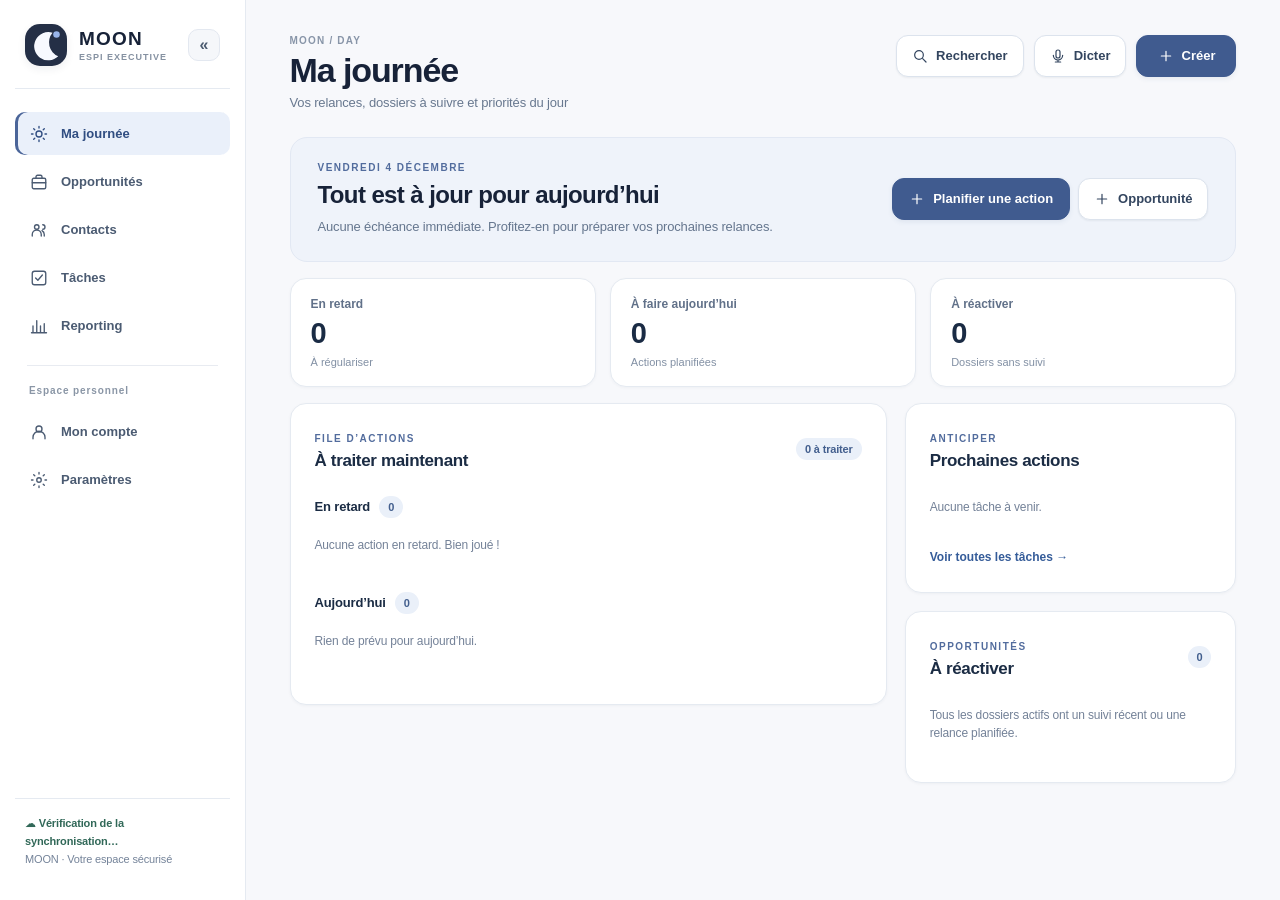
<file: tests/ui-fixture.html>
<!doctype html>
<html lang="fr" data-theme="light">
<head>
 <meta charset="utf-8">
 <meta name="viewport" content="width=device-width, initial-scale=1">
 <title>MOON — Vérification visuelle sans données réelles</title>
 <link rel="stylesheet" href="../styles.css">
 <link rel="stylesheet" href="../ux-overhaul.css">
 <link rel="stylesheet" href="../moon-2026.css">
 <script>
  // Isolated demonstration: never connect to production, Supabase or visitor services.
  window.MOON_CLOUD={
    isAuthenticated:()=>true, refreshStatus:()=>{},canReload:()=>true,
    settingsHtml:()=>'<section class="panel"><div class="section-heading"><div><div class="eyebrow">IDENTITÉ ET SYNCHRONISATION</div><h2>Votre compte MOON</h2></div></div><div class="account-identity"><span class="account-avatar">✦</span><div><span class="subtle">Adresse de connexion</span><strong>exemple@domaine.fr</strong></div><span class="account-connected">● Connecté</span></div><div class="sync-overview"><span>État de la synchronisation</span><strong data-state="synced">Synchronisé</strong><small>Vos changements sont envoyés automatiquement.</small></div><div class="actions account-primary-actions"><button class="btn primary" type="button">Synchroniser maintenant</button><button class="btn" type="button">Vérifier le cloud</button><button class="btn danger" type="button">Se déconnecter</button></div></section>'
  };
 </script>
 <script defer src="../app.js"></script>
 <script defer src="../ux-overhaul.js"></script>
</head>
<body>
 <div id="app"></div>
 <dialog id="modal"></dialog>
 <dialog id="voice-modal"></dialog>
 <div id="moon-update" hidden></div>
 <div id="toast" hidden></div>
 <input id="file-import" type="file" hidden>
</body>
</html>
</file>
<file: styles.css>
:root{color-scheme:dark;font-family:Inter,ui-sans-serif,system-ui,-apple-system,"Segoe UI",sans-serif;background:#0c1020;color:#f0f2fa;font-synthesis:none}
*{box-sizing:border-box}body{margin:0;min-height:100vh}button,input,select,textarea{font:inherit}
button{cursor:pointer}a{color:#bfb4ff}button:focus-visible,input:focus-visible,select:focus-visible,textarea:focus-visible{outline:2px solid #ad9fff;outline-offset:2px}
.shell{display:grid;grid-template-columns:238px minmax(0,1fr);min-height:100vh}
.sidebar{background:#10152a;border-right:1px solid #28304a;padding:28px 16px;display:flex;flex-direction:column;gap:16px}
.brand{display:flex;align-items:center;gap:12px;padding:0 12px 19px;border-bottom:1px solid #28304a}
.brand-symbol{display:grid;place-items:center;background:linear-gradient(135deg,#8d73ff,#5444b0);border-radius:13px;width:42px;height:42px;font-size:25px}
.brand strong{font-size:22px;letter-spacing:2px}.brand small{display:block;color:#91a0bd;font-size:10px;letter-spacing:1.3px;text-transform:uppercase;margin-top:2px}
nav{display:grid;gap:5px}.nav-button{border:0;background:transparent;color:#a6b0cb;text-align:left;border-radius:10px;padding:13px 14px;font-size:14px;font-weight:600;display:flex;align-items:center;gap:12px;width:100%}
.nav-button:hover{background:#1a2441;color:white}.nav-button.active{background:#29274d;color:#fff}.nav-ico{font-size:18px;width:21px;text-align:center}
.sidebar-bottom{margin-top:auto;border-top:1px solid #2d344f;padding:15px 10px;color:#8490b0;font-size:12px;line-height:1.6}
.main{min-width:0;padding:30px clamp(16px,3.2vw,48px) 64px;max-width:1650px;width:100%;margin:auto}
.topbar{display:flex;align-items:flex-start;justify-content:space-between;gap:20px;margin-bottom:27px}
.eyebrow{color:#8d9ab7;text-transform:uppercase;font-size:11px;letter-spacing:1.8px;font-weight:800}
h1{font-size:29px;letter-spacing:-.8px;margin:7px 0 8px}h2{font-size:19px;margin:0}h3{font-size:15px;margin:0}p{line-height:1.5}.subtle{color:#98a5c1;font-size:13px}.actions{display:flex;gap:9px;flex-wrap:wrap;align-items:center}
.btn{border:1px solid #3d4662;background:#202940;color:#eef0fd;border-radius:10px;padding:10px 14px;font-size:13px;font-weight:700;min-height:40px}
.btn:hover{background:#303955}.btn.primary{background:#7864e8;color:#fff;border-color:#8671f5}.btn.primary:hover{background:#907bfa}.btn.danger{color:#ffadbb;border-color:#704251}.btn.small{min-height:32px;padding:7px 9px;font-size:12px}.btn.ghost{background:transparent;border-color:transparent;color:#a8b7d9}
.panel{border:1px solid #303952;background:#151c30;border-radius:16px;padding:20px;min-width:0}.grid-metrics{display:grid;grid-template-columns:repeat(4,minmax(0,1fr));gap:14px;margin:17px 0 22px}
.metric{background:#171f36;border:1px solid #303b59;border-radius:15px;padding:20px}.metric .label{font-size:12px;color:#a0abc4;display:flex;align-items:center;justify-content:space-between;gap:8px}
.metric .number{font-size:clamp(19px,2vw,28px);letter-spacing:-.6px;font-weight:800;margin:14px 0 9px;word-break:break-word}
.metric .foot{font-size:12px;color:#9eabc5}.metric .good{color:#81dac0}.metric .bad{color:#ffa8b4}
.filters{display:flex;gap:9px;flex-wrap:wrap;align-items:center;margin:12px 0 22px}
.field{padding:10px 12px;min-height:40px;background:#11192c;color:#f6f6fd;border:1px solid #3b4563;border-radius:9px;font-size:13px;max-width:100%}
.field::placeholder{color:#7d8ca9}.field.search{min-width:250px;flex:1}
.row{display:flex;align-items:center;justify-content:space-between;gap:10px;flex-wrap:wrap}.stack{display:grid;gap:12px}.muted{color:#99a8c3}.badge{display:inline-flex;align-items:center;border-radius:99px;padding:5px 10px;background:#293451;color:#d8def4;font-size:11px;font-weight:800}
.badge.late{background:#522b3c;color:#ffb6c5}.badge.today{background:#463d2b;color:#ffdc9f}.badge.won{background:#224b44;color:#a1edce}.badge.lost{background:#4d2e3b;color:#ffb4c3}
.table-wrap{overflow-x:auto}.data-table{border-collapse:collapse;width:100%;font-size:13px}.data-table th{text-align:left;color:#98a7c4;font-weight:700;font-size:12px;border-bottom:1px solid #39435c;padding:12px;white-space:nowrap}.data-table td{padding:15px 12px;border-bottom:1px solid #2b354f;vertical-align:middle}.data-table tbody tr:hover{background:#1d2840}.data-table td button{white-space:nowrap}
.person{font-weight:800;color:#f0f0fc}.person small{font-weight:500;color:#99a7c3;display:block;margin-top:5px}
.board{display:flex;gap:13px;overflow-x:auto;padding-bottom:18px;align-items:stretch}.lane{flex:0 0 250px;background:#121a2d;border:1px solid #2b3550;border-radius:15px;min-height:330px;padding:13px}.lane-header{display:flex;justify-content:space-between;align-items:center;margin-bottom:13px;gap:8px}.lane-title{font-weight:800;font-size:13px}.lane .amount{font-size:11px;color:#99a6c0;margin-bottom:10px}.op-card{border-radius:12px;background:#222b45;border:1px solid #384563;padding:14px;margin-bottom:10px;cursor:grab}.op-card:hover{border-color:#9382ff}.op-card:active{cursor:grabbing}.op-card .head{font-weight:800;font-size:13px}.op-card p{font-size:12px;color:#a7b2cd;margin:7px 0}.op-card .bottom{display:flex;justify-content:space-between;align-items:center;font-size:12px;color:#cbd3e9;margin-top:11px}.lane.over{border-color:#9a8cff;background:#211f41}
.task-item{display:flex;align-items:center;gap:12px;padding:13px 0;border-bottom:1px solid #2c3551}.task-item:last-child{border-bottom:0}.task-item.done .task-title{text-decoration:line-through;color:#8290ab}.task-check{width:20px;height:20px;accent-color:#8b74f1;cursor:pointer}.task-content{flex:1;min-width:0}.task-title{font-size:13px;font-weight:800}.task-meta{color:#93a2bf;font-size:12px;margin-top:5px}.task-actions{display:flex;gap:7px}
.empty{text-align:center;padding:44px 20px;color:#a1adca}.empty strong{display:block;color:#e1e6f5;font-size:17px;margin-bottom:6px}.empty p{font-size:13px;margin:5px 0 18px}
.split{display:grid;grid-template-columns:1.6fr 1fr;gap:15px}.kpi-line{display:flex;gap:10px;justify-content:space-between;border-bottom:1px solid #303952;padding:12px 0;font-size:13px}.kpi-line:last-child{border:0}
dialog{border:1px solid #434f72;background:#151b30;color:#f1f2ff;border-radius:19px;max-width:min(760px,96vw);width:100%;max-height:min(92vh,1000px);padding:0;box-shadow:0 30px 90px #0009}
dialog::backdrop{background:#080a17d9}dialog .dialog-head{padding:22px 25px;border-bottom:1px solid #303b59;display:flex;align-items:center;justify-content:space-between;gap:10px}
dialog .dialog-body{padding:22px 25px;max-height:calc(92vh - 85px);overflow-y:auto}dialog h2{font-size:19px}dialog h3{margin:20px 0 10px}dialog form .form-grid{display:grid;grid-template-columns:repeat(2,minmax(0,1fr));gap:13px}
dialog label{display:grid;gap:7px;font-size:12px;color:#b4bfda;font-weight:700}.wide{grid-column:1/-1}
dialog textarea{min-height:83px;resize:vertical}.form-footer{display:flex;align-items:center;justify-content:space-between;gap:10px;flex-wrap:wrap;margin-top:24px}
.timeline{border-left:2px solid #514b83;margin-left:8px;padding-left:20px}.timeline-item{position:relative;padding-bottom:15px;font-size:13px}.timeline-item::before{content:"";position:absolute;left:-26px;top:5px;border:3px solid #7166db;background:#171e33;width:9px;height:9px;border-radius:50%}.timeline-meta{color:#94a4c1;font-size:11px}.timeline-item p{margin:5px 0;white-space:pre-line}
.notice{position:fixed;bottom:20px;right:20px;z-index:20;background:#233e39;color:#bff5df;border:1px solid #467969;box-shadow:0 9px 35px #0008;border-radius:12px;padding:13px 18px;font-size:13px;font-weight:700;max-width:420px}
.help{padding:13px;background:#292742;color:#d6d0ff;border-radius:10px;font-size:12px;margin:12px 0;line-height:1.55}
@media(max-width:1080px){.grid-metrics{grid-template-columns:repeat(2,minmax(0,1fr))}.split{grid-template-columns:1fr}}
@media(max-width:720px){.shell{display:block}.sidebar{position:sticky;top:0;z-index:4;padding:9px 12px;display:flex;flex-direction:row;align-items:center;gap:8px;overflow-x:auto}.brand{padding:0;border:0;flex-shrink:0}.brand-symbol{width:31px;height:31px;font-size:20px}.brand strong{font-size:16px}.brand small,.sidebar-bottom{display:none}.sidebar nav{display:flex;white-space:nowrap;gap:2px}.nav-button{padding:9px;font-size:11px;gap:5px;width:auto}.nav-ico{font-size:13px;width:auto}.main{padding:18px 14px 55px}.topbar{display:block}.topbar .actions{margin-top:14px}.grid-metrics{gap:8px}.metric{padding:13px}.metric .number{font-size:19px}.filters{gap:6px}.field.search{min-width:100%;width:100%}dialog .dialog-body{padding:15px}dialog .dialog-head{padding:16px}dialog form .form-grid{grid-template-columns:1fr}.task-item{align-items:flex-start}.task-actions{flex-direction:column}}


/* Commercial daily workspace */
.day-workspace{display:grid;gap:18px}
.day-hero{display:flex;justify-content:space-between;align-items:center;gap:22px;background:linear-gradient(115deg,#242447,#1a2441 65%,#17253d);border:1px solid #414569;border-radius:19px;padding:27px 30px}
.day-kicker{text-transform:uppercase;letter-spacing:1.5px;color:#aaa9df;font-size:10px;font-weight:800}
.day-hero h2{font-size:24px;letter-spacing:-.6px;margin:8px 0}
.day-hero p{font-size:13px;color:#b9c4df;margin:0;max-width:560px}
.day-hero-actions{display:flex;gap:8px;flex-wrap:wrap}
.day-summary{display:grid;grid-template-columns:repeat(3,minmax(0,1fr));gap:12px}
.day-stat{text-align:left;background:#151c30;border:1px solid #303952;border-radius:14px;padding:18px 20px;color:inherit;display:grid;gap:6px;transition:border-color .15s,transform .15s}
.day-stat:hover{border-color:#8d7bec;transform:translateY(-1px)}
.day-stat span{font-size:12px;color:#b5bfd8;font-weight:700}
.day-stat strong{font-size:29px;letter-spacing:-.7px}
.day-stat small{font-size:11px;color:#8495b8}
.day-columns{display:grid;grid-template-columns:minmax(0,1.8fr) minmax(265px,1fr);gap:16px;align-items:start}
.day-primary,.day-secondary{min-width:0}.day-secondary{display:grid;gap:16px}
.day-panel{background:#151c30;border:1px solid #303952;border-radius:17px;padding:21px;min-width:0}
.day-panel-head{display:flex;justify-content:space-between;align-items:center;gap:12px;margin-bottom:17px}
.day-panel-head h2{font-size:17px;margin-top:5px}
.day-pill,.day-count{background:#292b4c;color:#d5ceff;padding:5px 9px;border-radius:20px;font-size:11px;font-weight:800}
.day-section+.day-section,.day-section:not(:first-child){border-top:1px solid #303952}
.day-section{padding:8px 0 14px}.day-section-head{margin:0 0 8px}.day-section-head h3{display:flex;align-items:center;gap:9px;font-size:13px}
.day-action{display:flex;align-items:center;gap:12px;padding:14px 4px;border-bottom:1px solid #29334a}
.day-action:last-child{border-bottom:0}.day-action-main{min-width:0;flex:1}
.day-action-main strong{font-size:13px;display:block;overflow-wrap:anywhere}
.day-action-meta{font-size:11px;color:#99a9c8;margin-top:5px;line-height:1.5}
.day-avatar{display:grid;place-items:center;flex:0 0 34px;height:34px;border-radius:11px;background:#35315e;color:#d9d2ff;font-weight:800}
.day-empty{font-size:12px;color:#9faccc;padding:10px 0 16px;margin:0}
.day-next{display:grid;gap:5px;width:100%;text-align:left;background:transparent;border:0;border-bottom:1px solid #2b3550;color:#f0f2fa;padding:12px 2px}
.day-next:hover{color:#b9adff}.day-next span,.day-next small{font-size:11px;color:#9eacc9}.day-next strong{font-size:13px}
.day-text-link{background:none;border:0;color:#b6a8ff;font-size:12px;font-weight:700;margin-top:14px;padding:4px 0}
#day-overdue,#day-today,#day-dormant{scroll-margin-top:90px}
@media(max-width:1080px){.day-columns{grid-template-columns:1fr}.day-secondary{grid-template-columns:repeat(2,minmax(0,1fr))}}
@media(max-width:720px){.day-hero{display:block;padding:20px}.day-hero h2{font-size:20px}.day-hero-actions{margin-top:18px}.day-summary{gap:7px}.day-stat{padding:12px 10px}.day-stat strong{font-size:23px}.day-stat span{font-size:11px}.day-stat small{font-size:10px}.day-secondary{grid-template-columns:1fr}.day-panel{padding:16px}.day-action{gap:8px}.day-action .btn{padding:7px 9px}.day-hero-actions .btn{flex:1}}

/* Authentification obligatoire : aucune interface CRM avant la session */
body.moon-locked #app,body.moon-locked #modal,body.moon-locked #voice-modal,body.moon-locked #toast{display:none!important}
#auth-root[hidden]{display:none!important}
#auth-root{min-height:100vh;display:grid;place-items:center;padding:24px;background:radial-gradient(circle at 50% 0%,#26254b,#0c1020 65%)}
.auth-card{width:min(100%,440px);background:#151c30;border:1px solid #38415c;border-radius:23px;padding:38px;box-shadow:0 24px 80px #0005}
.auth-brand{display:flex;align-items:center;gap:13px;font-weight:800;font-size:22px;letter-spacing:2px}
.auth-card h1{font-size:27px;line-height:1.2;margin:32px 0 10px}.auth-card p{color:#b5c0d9;font-size:14px}
.auth-card form{display:grid;gap:15px;margin:27px 0 16px}.auth-card label{display:grid;gap:9px;font-size:12px;color:#b6c1da;font-weight:700}
.auth-card .field{width:100%;font-size:15px;padding:14px;min-height:49px}.auth-card .btn.primary{min-height:49px;font-size:14px}
.auth-card .otp-code{font-size:25px;letter-spacing:9px;text-align:center;font-variant-numeric:tabular-nums}
.auth-card small{color:#8896b2;font-size:11px;line-height:1.6;display:block}
.auth-notice{color:#a6e6cf!important}.auth-error{color:#ffb4c3!important}
@media(max-width:520px){.auth-card{padding:25px 21px;border-radius:17px}.auth-card h1{font-size:23px}}

/* Account and settings: clear separation, accessible sync state */
.nav-divider{height:1px;background:#303952;margin:14px 10px 12px}
.nav-group-label{padding:4px 13px 9px;color:#7f8fab;font-size:10px;font-weight:800;letter-spacing:1.4px}
.account-layout,.settings-layout{display:grid;grid-template-columns:minmax(0,1.5fr) minmax(260px,.85fr);gap:18px;align-items:start}
.account-layout .panel,.settings-layout .panel{min-width:0}
.section-heading{display:flex;align-items:center;justify-content:space-between;gap:16px;margin-bottom:18px}
.section-heading h2{font-size:19px;margin-top:6px}
.settings-icon{display:grid;place-items:center;width:43px;height:43px;flex:0 0 43px;border:1px solid #4a4574;background:#282747;border-radius:13px;color:#c4baff;font-size:22px}
.account-identity{display:flex;align-items:center;gap:14px;background:#1c253d;border:1px solid #34415d;border-radius:15px;padding:17px;margin:18px 0}
.account-avatar{display:grid;place-items:center;width:45px;height:45px;flex:0 0 45px;border-radius:13px;background:#39315e;color:#d5c9ff;font-size:23px}
.account-identity>div{min-width:0;flex:1;display:grid;gap:4px}.account-identity strong{font-size:14px;overflow-wrap:anywhere}
.account-connected{white-space:nowrap;color:#9be1c5;font-size:11px;font-weight:800}
.sync-overview{border:1px solid #3c4b6a;background:#1a263e;border-radius:15px;padding:18px;display:grid;gap:7px;margin:16px 0}
.sync-overview>span{font-size:12px;color:#a7b5d2}.sync-overview strong{font-size:18px;color:#a8e9ce}
.sync-overview strong[data-state="error"],.sync-overview strong[data-state="conflict"]{color:#ffb5bd}
.sync-overview strong[data-state="pending"],.sync-overview strong[data-state="saving"]{color:#e6d4a0}
.sync-overview small{color:#9caecc;line-height:1.5}
.account-primary-actions{display:flex;flex-wrap:wrap;margin:20px 0;gap:9px}
.account-advanced{border-top:1px solid #303952;padding-top:18px;margin-top:17px}
.account-advanced summary{cursor:pointer;color:#bfb5ff;font-size:13px;font-weight:750}
.account-advanced .actions{margin-top:16px}.account-advanced p{margin-top:12px}
.account-steps{display:grid;gap:17px;margin:23px 0}
.account-steps>div{display:flex;gap:13px;align-items:flex-start;font-size:13px;color:#c1cce1;line-height:1.6}
.account-steps strong{color:#c4b7ff;background:#292844;border-radius:9px;padding:5px 8px}
.settings-tip{padding:15px 0;color:#aebcda;font-size:13px;line-height:1.6}
.inline-link{border:0;background:transparent;color:#c4b7ff;text-decoration:underline;cursor:pointer;font:inherit;padding:0}
#sidebar-sync-state{font-size:11px;color:#b9e2d2}
@media(max-width:1100px){.account-layout,.settings-layout{grid-template-columns:1fr}}
@media(max-width:720px){.nav-divider{width:1px;height:26px;margin:0 8px;flex:0 0 1px}.nav-group-label{display:none}.account-identity{flex-wrap:wrap}.account-connected{margin-left:58px}.account-primary-actions .btn{flex:1}.section-heading h2{font-size:17px}}

/* Financial KPI drill-down: readable, keyboard-accessible and responsive. */
button.metric-action{appearance:none;width:100%;color:inherit;font:inherit;text-align:left;cursor:pointer;transition:border-color .16s ease,background .16s ease,transform .16s ease}
button.metric-action:hover{background:#1e2944;border-color:#827ae8;transform:translateY(-1px)}
button.metric-action:focus-visible,.revenue-category-row:focus-visible{outline:3px solid #a69cff;outline-offset:3px}
button.metric-action:active{transform:none}
.revenue-category-row{appearance:none;width:100%;font:inherit;color:inherit;text-align:left;cursor:pointer;border:0;border-bottom:1px solid #2b354f;background:transparent;border-radius:7px;padding:13px 9px}
.revenue-category-row:hover{background:#202c46}
.revenue-category-row .task-content{flex:1;min-width:0}
.revenue-category-row>strong{white-space:nowrap}
.revenue-category-row>strong span{font-weight:500;color:#a99bf9;margin-left:6px}
.revenue-summary{display:flex;justify-content:space-between;align-items:center;gap:16px;padding:18px;background:#1c2842;border:1px solid #35476b;border-radius:13px}
.revenue-summary strong{display:block;font-size:clamp(22px,3vw,30px);margin-top:6px;font-variant-numeric:tabular-nums}
.revenue-explanation{margin:15px 0}
.revenue-table{max-height:60vh;overflow:auto}
.revenue-table .data-table{font-size:12px}
.revenue-table .data-table td,.revenue-table .data-table th{padding:11px 9px}
.revenue-table .data-table td:nth-last-child(2){white-space:nowrap}
.revenue-footer{display:flex;justify-content:flex-end;margin-top:20px}
@media(max-width:720px){.revenue-summary{padding:14px}.revenue-category-row{padding:12px 7px}.revenue-table{max-height:56vh}}

/* Opportunity list and detailed workspace */
.opportunity-filter-row{display:flex;gap:12px;align-items:end;flex-wrap:wrap}
.opportunity-filter-row label{display:grid;gap:5px;font-size:12px}
.table-sort{border:0;background:transparent;color:inherit;font-weight:700;white-space:nowrap;padding:6px 2px;cursor:pointer}
.table-sort:hover{color:#bfb4ff}.table-sort span{color:#a99bfa}
.opportunity-detail-head{display:flex;justify-content:space-between;align-items:center;gap:16px;margin:0 0 22px}
.opportunity-detail-head h2{font-size:clamp(22px,3vw,32px);margin:14px 0 5px}
.opportunity-detail-actions{display:flex;align-items:center;gap:12px;flex-wrap:wrap}
.opportunity-detail-layout{display:grid;grid-template-columns:minmax(0,1.7fr) minmax(270px,1fr);gap:18px;align-items:start}
.opportunity-detail-primary,.opportunity-detail-aside{display:grid;gap:18px;min-width:0}
.opportunity-timeline{border-color:#685cb0}
.opportunity-timeline .timeline{margin-top:22px}
.opportunity-timeline form{margin-top:20px;padding:18px;background:#151e35;border-radius:12px;border:1px solid #344160}
.opportunity-timeline form>label{display:grid;gap:8px;margin-top:12px}
.opportunity-timeline textarea{width:100%}
.detail-fields{display:grid;gap:12px;margin:18px 0}
.detail-fields>div{display:flex;justify-content:space-between;align-items:baseline;gap:12px;padding-bottom:10px;border-bottom:1px solid #303a55;color:#aab5d0}
.detail-fields strong{color:#f0f2fa;text-align:right;overflow-wrap:anywhere}
.detail-note{white-space:pre-wrap;overflow-wrap:anywhere;border-top:1px solid #303a55;padding-top:14px}
.detail-task{display:flex;align-items:center;gap:10px;padding:12px 0;border-bottom:1px solid #303a55;flex-wrap:wrap}
.detail-task .subtle{margin-left:auto}
.detail-suggestion{padding:14px;margin:16px 0;border:1px solid #6b5bb5;border-radius:10px}
.moon-update:not([hidden]){position:fixed;bottom:20px;right:20px;z-index:9999;display:flex;align-items:center;gap:15px;max-width:min(620px,calc(100vw - 28px));padding:16px;background:#202b46;color:#fff;border:1px solid #8975ed;border-radius:14px;box-shadow:0 16px 60px #0008}
.moon-update p{margin:5px 0 0;font-size:12px;color:#bac4df}
.moon-update button{flex-shrink:0}
@media(max-width:920px){.opportunity-detail-layout{grid-template-columns:1fr}.opportunity-detail-head{align-items:start}}
@media(max-width:600px){.opportunity-detail-head{flex-direction:column}.moon-update:not([hidden]){left:12px;right:12px;bottom:12px;flex-wrap:wrap}.moon-update>div{flex-basis:100%}.opportunity-filter-row{width:100%}.opportunity-filter-row label{flex:1;min-width:125px}}

/* Collapsible navigation */
.shell.sidebar-collapsed{grid-template-columns:78px minmax(0,1fr)}
.sidebar-collapsed .sidebar{padding-inline:10px}
.sidebar-collapsed .brand{flex-direction:column;gap:12px;padding-inline:0}
.sidebar-collapsed .brand-text,.sidebar-collapsed .nav-label,.sidebar-collapsed .nav-group-label,.sidebar-collapsed .sidebar-bottom{display:none}
.sidebar-collapsed .nav-button{justify-content:center;padding:12px 6px}
.sidebar-collapsed .nav-ico{width:auto}
.sidebar-toggle{margin-left:auto;border:1px solid #434d69;border-radius:9px;background:#202940;color:#e5e9fa;min-width:32px;min-height:32px;font-weight:800}
.sidebar-collapsed .sidebar-toggle{margin-left:0}
.theme-options{display:flex;gap:10px;flex-wrap:wrap;margin-top:18px}
@media(max-width:720px){
 .shell.sidebar-collapsed{display:block}
 .sidebar-toggle{flex-shrink:0;margin-left:0}
 .sidebar-collapsed .sidebar{padding:9px 12px}
 .sidebar-collapsed .brand{flex-direction:row}
 .sidebar-collapsed .sidebar nav{display:none}
 .sidebar-collapsed .sidebar .brand-text{display:block}
 .sidebar-collapsed .sidebar-bottom{display:none}
}
/* Semantic colors for a high-contrast light appearance. System follows OS preference. */
@media(prefers-color-scheme:light){
 html:not([data-theme="dark"]){color-scheme:light}
 html:not([data-theme="dark"]) body{background:#f5f7fc;color:#17233b}
}
html[data-theme="light"]{color-scheme:light}
html[data-theme="light"] body{background:#f5f7fc;color:#17233b}

html[data-theme="light"],html[data-theme="system"]{--moon-light:#f5f7fc}

:root{--ui-page:#0c1020;--ui-panel:#151c30;--ui-panel-alt:#171f36;--ui-side:#10152a;--ui-field:#11192c;--ui-text:#f0f2fa;--ui-muted:#aebbd4;--ui-border:#303952;--ui-button:#202940;--ui-hover:#283552}
html[data-theme="light"]{--ui-page:#f5f7fc;--ui-panel:#fff;--ui-panel-alt:#f0f3fa;--ui-side:#eaf0fb;--ui-field:#fff;--ui-text:#17233b;--ui-muted:#4b5a73;--ui-border:#cbd5e4;--ui-button:#e8eef9;--ui-hover:#dce6f6}

html[data-theme="light"] body{background:var(--ui-page);color:var(--ui-text)}
html[data-theme="light"] .sidebar{background:var(--ui-side);border-color:var(--ui-border)}
html[data-theme="light"] .brand,html[data-theme="light"] .sidebar-bottom{border-color:var(--ui-border)}
html[data-theme="light"] .brand small,html[data-theme="light"] .eyebrow,html[data-theme="light"] .subtle,html[data-theme="light"] .muted,html[data-theme="light"] .metric .label,html[data-theme="light"] .metric .foot{color:var(--ui-muted)}
html[data-theme="light"] .nav-button{color:#34445f}
html[data-theme="light"] .nav-button:hover{background:#dce5f7;color:#14213b}
html[data-theme="light"] .nav-button.active{background:#ded8ff;color:#30216e}
html[data-theme="light"] .panel,html[data-theme="light"] .metric,html[data-theme="light"] .lane,html[data-theme="light"] .op-card,html[data-theme="light"] .task-card,html[data-theme="light"] .account-card{background:var(--ui-panel);border-color:var(--ui-border);color:var(--ui-text)}
html[data-theme="light"] .metric{background:var(--ui-panel-alt)}
html[data-theme="light"] .btn:not(.primary){background:var(--ui-button);color:#25334d;border-color:#bac8db}
html[data-theme="light"] .btn:not(.primary):hover{background:var(--ui-hover)}
html[data-theme="light"] .sidebar-toggle{background:var(--ui-button);color:var(--ui-text);border-color:var(--ui-border)}
html[data-theme="light"] .field,html[data-theme="light"] input,html[data-theme="light"] textarea,html[data-theme="light"] select{background:var(--ui-field);color:var(--ui-text);border-color:#aab8cd}
html[data-theme="light"] .field::placeholder{color:#64748b}
html[data-theme="light"] .data-table th,html[data-theme="light"] .person small{color:#50607b;border-color:var(--ui-border)}
html[data-theme="light"] .data-table td{border-color:var(--ui-border)}
html[data-theme="light"] .data-table tbody tr:hover{background:#eef2fa}
html[data-theme="light"] .person,html[data-theme="light"] .detail-fields strong{color:var(--ui-text)}
html[data-theme="light"] .detail-fields>div,html[data-theme="light"] .detail-note,html[data-theme="light"] .detail-task{color:#4d5d77;border-color:var(--ui-border)}
html[data-theme="light"] .opportunity-timeline form{background:#f1f4fb;border-color:var(--ui-border)}
html[data-theme="light"] .timeline-item{border-color:var(--ui-border)}
html[data-theme="light"] .badge{background:#e5eafb;color:#344460}
html[data-theme="light"] .badge.won{background:#d5f2e4;color:#126342}
html[data-theme="light"] .badge.lost{background:#ffe0e6;color:#922c45}
html[data-theme="light"] .badge.late{background:#ffe0e6;color:#922c45}
html[data-theme="light"] .badge.today{background:#fff0cc;color:#765100}
html[data-theme="light"] .metric .good{color:#176c50}
html[data-theme="light"] .metric .bad{color:#a8324b}
html[data-theme="light"] .moon-update:not([hidden]){background:#fff;color:#17233b;border-color:#7864e8;box-shadow:0 14px 42px #19264233}
html[data-theme="light"] .moon-update p{color:#52617a}
html[data-theme="light"] dialog{background:#fff;color:#17233b;border-color:#cbd5e4}
html[data-theme="light"] .dialog-body,html[data-theme="light"] .dialog-head{background:#fff;color:#17233b}
html[data-theme="light"] a{color:#4e39b6}
@media(prefers-color-scheme:light){
html[data-theme="system"] body{background:var(--ui-page);color:var(--ui-text)}
html[data-theme="system"] .sidebar{background:var(--ui-side);border-color:var(--ui-border)}
html[data-theme="system"] .brand,html[data-theme="system"] .sidebar-bottom{border-color:var(--ui-border)}
html[data-theme="system"] .brand small,html[data-theme="system"] .eyebrow,html[data-theme="system"] .subtle,html[data-theme="system"] .muted,html[data-theme="system"] .metric .label,html[data-theme="system"] .metric .foot{color:var(--ui-muted)}
html[data-theme="system"] .nav-button{color:#34445f}
html[data-theme="system"] .nav-button:hover{background:#dce5f7;color:#14213b}
html[data-theme="system"] .nav-button.active{background:#ded8ff;color:#30216e}
html[data-theme="system"] .panel,html[data-theme="system"] .metric,html[data-theme="system"] .lane,html[data-theme="system"] .op-card,html[data-theme="system"] .task-card,html[data-theme="system"] .account-card{background:var(--ui-panel);border-color:var(--ui-border);color:var(--ui-text)}
html[data-theme="system"] .metric{background:var(--ui-panel-alt)}
html[data-theme="system"] .btn:not(.primary){background:var(--ui-button);color:#25334d;border-color:#bac8db}
html[data-theme="system"] .btn:not(.primary):hover{background:var(--ui-hover)}
html[data-theme="system"] .sidebar-toggle{background:var(--ui-button);color:var(--ui-text);border-color:var(--ui-border)}
html[data-theme="system"] .field,html[data-theme="system"] input,html[data-theme="system"] textarea,html[data-theme="system"] select{background:var(--ui-field);color:var(--ui-text);border-color:#aab8cd}
html[data-theme="system"] .field::placeholder{color:#64748b}
html[data-theme="system"] .data-table th,html[data-theme="system"] .person small{color:#50607b;border-color:var(--ui-border)}
html[data-theme="system"] .data-table td{border-color:var(--ui-border)}
html[data-theme="system"] .data-table tbody tr:hover{background:#eef2fa}
html[data-theme="system"] .person,html[data-theme="system"] .detail-fields strong{color:var(--ui-text)}
html[data-theme="system"] .detail-fields>div,html[data-theme="system"] .detail-note,html[data-theme="system"] .detail-task{color:#4d5d77;border-color:var(--ui-border)}
html[data-theme="system"] .opportunity-timeline form{background:#f1f4fb;border-color:var(--ui-border)}
html[data-theme="system"] .timeline-item{border-color:var(--ui-border)}
html[data-theme="system"] .badge{background:#e5eafb;color:#344460}
html[data-theme="system"] .badge.won{background:#d5f2e4;color:#126342}
html[data-theme="system"] .badge.lost{background:#ffe0e6;color:#922c45}
html[data-theme="system"] .badge.late{background:#ffe0e6;color:#922c45}
html[data-theme="system"] .badge.today{background:#fff0cc;color:#765100}
html[data-theme="system"] .metric .good{color:#176c50}
html[data-theme="system"] .metric .bad{color:#a8324b}
html[data-theme="system"] .moon-update:not([hidden]){background:#fff;color:#17233b;border-color:#7864e8;box-shadow:0 14px 42px #19264233}
html[data-theme="system"] .moon-update p{color:#52617a}
html[data-theme="system"] dialog{background:#fff;color:#17233b;border-color:#cbd5e4}
html[data-theme="system"] .dialog-body,html[data-theme="system"] .dialog-head{background:#fff;color:#17233b}
html[data-theme="system"] a{color:#4e39b6}
}

/* Pipeline: bounded columns with deliberate expansion */
.lane-cards{display:flex;flex-direction:column;gap:10px}
.lane-cards .op-card{margin-bottom:0}
.lane-more{width:100%;margin-top:12px;justify-content:center;white-space:normal;min-height:38px}
.op-card[data-action="open-opportunity"]{cursor:pointer}
.op-card[data-action="open-opportunity"]:focus-visible,.lane-more:focus-visible{outline:3px solid #aa9cff;outline-offset:3px}
/* Task form: clear action, relation and notes hierarchy */
.task-form{display:grid;gap:16px}
.task-form-section{padding:17px;border:1px solid #34415f;border-radius:13px;background:#151e34;min-width:0}
.task-form-section h3{font-size:14px;margin:0 0 15px;font-weight:800}
.task-form-section .form-grid{margin:0}
.task-relation-grid{display:grid;grid-template-columns:repeat(2,minmax(0,1fr));gap:13px}
.task-relation-grid label{min-width:0}
.task-relation-help{font-size:12px;line-height:1.5;margin:10px 0 0}
.task-linked-summary{display:flex;flex-direction:column;gap:5px;justify-content:center;padding:12px 14px;border:1px solid #414e6c;border-radius:10px;min-width:0;overflow-wrap:anywhere}
.task-linked-summary span{font-size:12px;color:#aebbd4}
.task-title-label{display:grid;gap:8px}
.task-title-preview{display:block;padding:12px 14px;border-radius:10px;background:#222c46;color:#e9edff;font-weight:700;overflow-wrap:anywhere}
.task-form-section textarea{width:100%;min-height:90px}
.task-form .form-footer{margin-top:0}
html[data-theme="light"] .task-form-section{background:#f4f6fc;border-color:#cbd5e4}
html[data-theme="light"] .task-linked-summary{border-color:#cbd5e4;background:#fff}
html[data-theme="light"] .task-linked-summary span{color:#4b5a73}
html[data-theme="light"] .task-title-preview{background:#e7edfa;color:#17233b}
@media(prefers-color-scheme:light){
html[data-theme="system"] .task-form-section{background:#f4f6fc;border-color:#cbd5e4}
html[data-theme="system"] .task-linked-summary{border-color:#cbd5e4;background:#fff}
html[data-theme="system"] .task-linked-summary span{color:#4b5a73}
html[data-theme="system"] .task-title-preview{background:#e7edfa;color:#17233b}
}
@media(max-width:600px){.task-relation-grid{grid-template-columns:1fr}.task-form-section{padding:13px}}

/* Layout safety: prevent long content from expanding form columns */
#app,#view,.main,.panel,.dialog-body,.form-grid,.form-grid>*,.voice-form-grid>*,.voice-section,.task-form-section{min-width:0}
.field,input,select,textarea{max-width:100%;box-sizing:border-box}
dialog{max-width:min(96vw,780px)}
dialog .dialog-body{overflow-x:hidden}
dialog label{min-width:0;overflow-wrap:anywhere}
dialog input,dialog select,dialog textarea{width:100%;min-width:0}
dialog .form-grid>label{min-width:0}
.voice-confirm{display:grid;gap:14px}
.voice-section{padding:16px;border:1px solid #34415f;border-radius:12px;background:#151e34}
.voice-section h4{font-size:14px;margin:0 0 14px;font-weight:800}
.voice-form-grid{display:grid;grid-template-columns:repeat(2,minmax(0,1fr));gap:14px}
.voice-form-grid label,.voice-contact-choice label{display:grid;gap:7px;min-width:0}
.voice-wide{grid-column:1/-1}
.voice-contact-choice{margin-top:14px;min-width:0}
.voice-extra-fields{display:grid;gap:14px}
.voice-disclaimer{line-height:1.5;margin:0}
#voice-preview{min-width:0}
#voice-modal .dialog-body{max-height:calc(90dvh - 75px);overflow-y:auto;overflow-x:hidden}
#voice-modal .dialog-head{position:sticky;top:0;z-index:2}
#voice-modal textarea{resize:vertical;min-height:88px}
#voice-modal .form-footer{gap:10px}
.status-filter{position:relative}
.status-filter-trigger{white-space:nowrap}
.status-filter-options{position:absolute;z-index:20;top:calc(100% + 7px);left:0;width:min(280px,calc(100vw - 35px));padding:12px;border:1px solid #536081;border-radius:12px;background:#19233b;box-shadow:0 16px 36px #0006}
.status-filter-shortcuts{display:flex;gap:6px;margin-bottom:10px}
.status-filter-option{display:flex;align-items:center;gap:10px;padding:8px 6px;font-size:13px;cursor:pointer;border-radius:7px}
.status-filter-option:hover{background:#2c3753}
.status-filter-option input{width:17px;height:17px;accent-color:#8772ff;flex-shrink:0}
html[data-theme="light"] .voice-section{background:#f4f6fc;border-color:#cbd5e4}
html[data-theme="light"] .status-filter-options{background:#fff;border-color:#cbd5e4;box-shadow:0 16px 36px #14253b33}
html[data-theme="light"] .status-filter-option:hover{background:#e9eef9}
@media(prefers-color-scheme:light){html[data-theme="system"] .voice-section{background:#f4f6fc;border-color:#cbd5e4}html[data-theme="system"] .status-filter-options{background:#fff;border-color:#cbd5e4;box-shadow:0 16px 36px #14253b33}html[data-theme="system"] .status-filter-option:hover{background:#e9eef9}}
@media(max-width:640px){.voice-form-grid{grid-template-columns:1fr}.voice-section{padding:12px}.form-grid{grid-template-columns:1fr}.status-filter-options{left:auto;right:0}#voice-modal .dialog-body{padding:14px}}

/* Discreet, keyboard-accessible exchange editing */
.event-edit-btn{display:inline-flex;align-items:center;justify-content:center;margin-left:9px;width:27px;height:27px;padding:0;border:1px solid transparent;border-radius:7px;background:transparent;color:#aeb9d5;font-size:17px;cursor:pointer;vertical-align:middle}
.event-edit-btn:hover,.event-edit-btn:focus-visible{color:#fff;background:#38446a;border-color:#6c77a0}
.event-edit-btn:focus-visible{outline:2px solid #a18bff;outline-offset:2px}
html[data-theme="light"] .event-edit-btn{color:#53617a}
html[data-theme="light"] .event-edit-btn:hover,html[data-theme="light"] .event-edit-btn:focus-visible{color:#25345b;background:#e4e9fa}
@media(prefers-color-scheme:light){html[data-theme="system"] .event-edit-btn{color:#53617a}html[data-theme="system"] .event-edit-btn:hover{color:#25345b;background:#e4e9fa}}

/* Pipeline: equal-height columns, each with its own vertical scroll */
.board{align-items:stretch;overflow-x:auto;overflow-y:hidden;max-width:100%;padding-bottom:12px}
.board .lane{display:flex;flex-direction:column;min-height:0;height:clamp(420px,calc(100dvh - 230px),760px);overflow:hidden}
.board .lane-header,.board .lane>.amount{flex-shrink:0}
.board .lane-cards{flex:1 1 auto;min-height:0;overflow-y:auto;overflow-x:hidden;overscroll-behavior-y:contain;scrollbar-width:thin;scrollbar-color:#67739a transparent;padding-right:5px;padding-bottom:10px}
.board .lane-cards .op-card{flex:0 0 auto}
.board .lane-cards:focus-visible{outline:2px solid #a18bff;outline-offset:-2px}
@media(max-width:700px){.board .lane{height:clamp(360px,calc(100dvh - 195px),650px)}}

/* Viewport-sized workspaces: only the data region scrolls, not the whole page. */
@media(min-width:721px){
 .shell:has(.workspace-main){height:100dvh;min-height:0;overflow:hidden}
 .shell:has(.workspace-main) .sidebar{min-height:0;overflow-y:auto}
 .workspace-main{display:flex;flex-direction:column;min-height:0;max-height:100dvh;overflow:hidden;padding-bottom:18px}
 .workspace-main>.topbar,.workspace-main>.filters{flex:0 0 auto}
 .workspace-view{flex:1 1 auto;min-height:0;min-width:0;overflow-y:auto;overflow-x:hidden;overscroll-behavior-y:contain;scrollbar-width:thin;scrollbar-color:#67739a transparent;padding-right:5px;padding-bottom:12px}
 .workspace-opportunities,.workspace-contacts,.workspace-tasks{display:flex;flex-direction:column}
 .workspace-opportunities>.panel,.workspace-contacts>.panel,.workspace-tasks>.panel{display:flex;flex-direction:column;flex:1 1 auto;min-height:0}
 .workspace-opportunities .table-wrap,.workspace-contacts .table-wrap{flex:1 1 auto;min-height:0;overflow:auto;overscroll-behavior:contain;scrollbar-width:thin}
 .workspace-opportunities .data-table thead th,.workspace-contacts .data-table thead th{position:sticky;top:0;z-index:2;background:#151c30;box-shadow:0 1px 0 #39435c}
 .workspace-tasks .panel>.stack{flex:1 1 auto;min-height:0;overflow-y:auto;overscroll-behavior-y:contain;padding-right:5px;scrollbar-width:thin}
 .workspace-reporting{overflow-y:auto}
 html[data-theme="light"] .workspace-opportunities .data-table thead th,html[data-theme="light"] .workspace-contacts .data-table thead th{background:#fff}
}
@media(min-width:721px) and (prefers-color-scheme:light){
 html[data-theme="system"] .workspace-opportunities .data-table thead th,html[data-theme="system"] .workspace-contacts .data-table thead th{background:#fff}
}
/* Small screens retain native page scrolling for touch and accessibility. */
@media(max-width:720px){.workspace-view,.workspace-main{overflow:visible;max-height:none}.workspace-opportunities .table-wrap,.workspace-contacts .table-wrap{overflow-x:auto}}

/* Secure link visitors: preserve existing views, never expose editing controls. */
body.moon-visitor [data-action^="new-"],
body.moon-visitor [data-action^="save-"],
body.moon-visitor [data-action^="delete-"],
body.moon-visitor [data-action^="import-"],
body.moon-visitor [data-action^="export-"],
body.moon-visitor [data-action="copy-report"],
body.moon-visitor [data-action="apply-stage-suggestion"],
body.moon-visitor [data-action="edit-exchange"],
body.moon-visitor [data-action="voice-open"],
body.moon-visitor #interaction-form,
body.moon-visitor .opportunity-detail-actions [data-action="edit-opportunity"]{display:none!important}
body.moon-visitor .task-check{cursor:default;opacity:.8}
.visitor-pill{display:inline-flex;align-items:center;gap:5px;border:1px solid #655b93;border-radius:30px;padding:8px 11px;color:#cfbfff;background:rgba(123,99,218,.12);font-size:12px;font-weight:800;white-space:nowrap}
.visitor-status-bar{display:flex;justify-content:space-between;gap:12px;flex-wrap:wrap;margin:-9px 0 15px;color:#9faed1;font-size:11px}
.visitor-status-bar #visitor-live-status{color:#b8abff;font-weight:800}
.visitor-management{margin-top:16px}
.visitor-create{display:flex;align-items:end;gap:12px;flex-wrap:wrap;margin:20px 0}
.visitor-create label{flex:1 1 220px;min-width:0}
.visitor-create .btn{flex-shrink:0}
.visitor-created{padding:16px;border-radius:13px;border:1px solid #655b93;background:rgba(120,98,214,.1);margin:12px 0 22px}
.visitor-created p{margin:9px 0}
.visitor-url{display:flex;gap:8px;align-items:center}
.visitor-url .field{min-width:0;flex:1 1 auto}
.visitor-link-row{display:flex;align-items:center;justify-content:space-between;gap:15px;padding:12px 0;border-bottom:1px solid #343e57}
.visitor-link-row>div{display:flex;flex-direction:column;min-width:0;gap:4px;overflow-wrap:anywhere}
.visitor-link-row small{color:#9ba9c4}
.visitor-link-row .btn{flex-shrink:0}
.visitor-note{padding:12px 0;overflow-wrap:anywhere}
.visitor-note p{white-space:pre-wrap}
.visitor-details .detail-fields{margin-bottom:12px}
.visitor-details .btn{margin:8px 8px 0 0}
html[data-theme="light"] .visitor-pill{color:#57409a}
html[data-theme="light"] .visitor-status-bar #visitor-live-status{color:#57409a}
@media(max-width:720px){.visitor-url{flex-wrap:wrap}.visitor-url .btn{width:100%}.visitor-create .btn{width:100%}.visitor-status-bar{margin:2px 0 15px}}

/* Visitor sharing: compact, responsive section-level permissions */
.visitor-permissions{display:grid;gap:10px;margin:12px 0;padding:14px;border:1px solid var(--border,#d9dce4);border-radius:12px}
.visitor-permissions-grid{display:grid;grid-template-columns:repeat(auto-fit,minmax(155px,1fr));gap:9px 14px}
.visitor-permission{display:flex;align-items:center;gap:8px;font-size:.9rem;cursor:pointer}
.visitor-permission input{width:17px;height:17px;accent-color:var(--primary,#5a65bc)}
.visitor-edit-panel{padding:12px 16px 18px;border-bottom:1px solid var(--border,#d9dce4)}
.visitor-edit-panel .btn{margin-right:8px;margin-top:8px}
.visitor-link-row{flex-wrap:wrap;gap:10px}
.visitor-link-row small{display:block;overflow-wrap:anywhere}
@media(max-width:600px){.visitor-permissions-grid{grid-template-columns:1fr 1fr}.visitor-link-row .actions{flex-wrap:wrap}}


/* MOON — activity goals in Reporting */
.moon-goals{margin-bottom:22px}
.moon-goals-head{display:flex;justify-content:space-between;align-items:flex-start;gap:12px;margin-bottom:15px}
.moon-goals-head h2{margin:0}
.moon-goals-head p{margin:6px 0 0}
.moon-goals-grid{display:grid;grid-template-columns:repeat(4,minmax(0,1fr));gap:12px}
.moon-goal-card{display:flex;flex-direction:column;align-items:stretch;text-align:left;gap:12px;min-width:0;padding:17px;border-radius:13px;border:1px solid var(--border,#35425e);background:var(--surface-raised,#1b263c);color:inherit}
.moon-goal-card:hover,.moon-goal-card:focus-visible{border-color:#8575e9}
.moon-goal-label{font-size:12px;font-weight:700;min-height:30px;color:inherit}
.moon-goal-value{font-size:clamp(21px,2.1vw,28px);font-weight:800;font-variant-numeric:tabular-nums}
.moon-goal-value small{font-size:13px;font-weight:500;color:var(--text-muted,#9daaca)}
.moon-goal-track{display:block;height:7px;background:var(--border,#35425e);border-radius:20px;overflow:hidden}
.moon-goal-track span{display:block;height:100%;background:#61b59a;border-radius:20px}
.moon-goal-foot{font-size:11px;color:var(--text-muted,#a6b3cc)}
.moon-goal-config,.moon-goal-detail{display:grid;gap:14px}
.moon-goal-field{display:flex!important;flex-direction:row;align-items:center;justify-content:space-between;gap:14px}
.moon-goal-field span{flex:1}
.moon-goal-number{width:100px;text-align:right}
.moon-month-buttons{display:grid;grid-template-columns:repeat(6,1fr);gap:7px;margin-top:12px}
.moon-goal-add{display:grid;grid-template-columns:1fr 1fr;gap:12px}
.moon-goal-log{display:flex;justify-content:space-between;align-items:center;gap:14px;padding:11px 0;border-bottom:1px solid var(--border,#35425e)}
.moon-goal-log small{color:var(--text-muted,#a6b3cc)}
@media(max-width:1100px){.moon-goals-grid{grid-template-columns:repeat(2,minmax(0,1fr))}}
@media(max-width:480px){.moon-goals-grid{gap:8px}.moon-goal-card{padding:12px;gap:9px}.moon-month-buttons{grid-template-columns:repeat(4,1fr)}.moon-goal-add{grid-template-columns:1fr}.moon-goal-value{font-size:22px}}
</file>
<file: ux-overhaul.css>
/* MOON UX evolution — navigation, responsive layout and quick access */
:root{--ux-accent:#9787f7;--ux-outline:#3a4664}
.sidebar{padding:22px 13px;gap:21px}
.sidebar nav{gap:5px}
.sidebar .nav-button{border-radius:12px;padding:12px 13px;transition:background .15s ease,color .15s ease}
.sidebar .nav-button.active{background:#34345d;box-shadow:inset 3px 0 #a89aff}
.sidebar .nav-button:not(.active):hover{background:#26304b}
.main{padding-top:28px}
.topbar{margin-bottom:20px}
.topbar h1{font-size:clamp(24px,2.5vw,33px);letter-spacing:-.9px}
.topbar .actions{justify-content:flex-end}
.ux-search{background:transparent;color:inherit}
.ux-create{white-space:nowrap;min-width:100px}
.ux-view-picker{display:flex;gap:7px;align-items:center;flex-wrap:wrap}
.ux-view-picker .btn{white-space:nowrap}
#view>.board + .ux-view-picker{margin-top:12px}
#view>.ux-view-picker{margin:0 0 16px}
.panel{border-radius:17px}
.field:focus{border-color:#9a88f5}
.ux-search-dialog{display:grid;gap:13px}
.ux-search-dialog label{font-weight:700}
.ux-search-dialog input{min-height:49px;width:100%;font-size:15px}
.ux-results{display:grid;gap:7px;max-height:57vh;overflow:auto}
.ux-result,.ux-create-option{width:100%;border:1px solid #394561;border-radius:13px;background:#1b253d;color:inherit;text-align:left;display:flex;flex-direction:column;gap:5px;padding:15px 17px;transition:border-color .15s ease,background .15s ease}
.ux-result:hover,.ux-create-option:hover{border-color:#9c8bf9;background:#283352}
.ux-result strong,.ux-create-option strong{font-size:14px}
.ux-result small,.ux-create-option small{font-size:12px;color:#a7b4cd}
.ux-create-options{display:grid;grid-template-columns:repeat(2,minmax(0,1fr));gap:12px}
.ux-bottom-nav{display:none}
html[data-theme="light"] .ux-result,html[data-theme="light"] .ux-create-option{background:#fff;border-color:#d8dfea;color:#19253f}
html[data-theme="light"] .ux-result small,html[data-theme="light"] .ux-create-option small{color:#64748b}
html[data-theme="light"] .ux-result:hover,html[data-theme="light"] .ux-create-option:hover{background:#f0edfe;border-color:#9685e8}
@media(max-width:920px){.topbar .actions{justify-content:flex-start}.ux-view-picker{margin-top:8px}}
@media(max-width:720px){
 .sidebar{position:relative;min-height:0;padding:11px 16px!important;overflow:visible!important;box-shadow:none}
 .sidebar nav,.sidebar .sidebar-toggle,.sidebar .sidebar-bottom{display:none!important}
 .sidebar .brand{padding:0!important;border:0!important;flex-direction:row!important}
 .sidebar .brand-text{display:block!important}
 .sidebar .brand-symbol{width:34px;height:34px}
 .main{padding:18px 14px calc(105px + env(safe-area-inset-bottom));}
 .topbar h1{font-size:25px}
 .topbar .actions{display:flex;flex-wrap:nowrap;gap:8px;align-items:stretch}
 .topbar .actions .btn{font-size:12px;min-width:0}
 .topbar .actions .ux-search{margin-right:auto}
 .topbar .actions .ux-create{min-width:90px}
 .ux-bottom-nav{display:flex;position:fixed;bottom:0;left:0;right:0;z-index:13;justify-content:space-around;gap:1px;padding:8px max(8px,env(safe-area-inset-left)) calc(8px + env(safe-area-inset-bottom)) max(8px,env(safe-area-inset-right));background:#121b31;border-top:1px solid #38445e;box-shadow:0 -6px 22px #0003}
 .ux-mobile-item{background:none;color:#aab6d1;border:0;display:flex;flex:1;flex-direction:column;align-items:center;justify-content:center;gap:5px;min-height:49px;border-radius:11px;padding:5px 1px;min-width:0}
 .ux-mobile-item span{font-size:20px;line-height:1}
 .ux-mobile-item small{font-size:10px;white-space:nowrap}
 .ux-mobile-item.active{background:#302d51;color:#e5ddff}
 .ux-create-options{grid-template-columns:1fr}
 .ux-search-dialog input{font-size:16px}
 dialog{max-height:calc(100dvh - 30px)}
 dialog .dialog-body{max-height:calc(100dvh - 112px)}
 .ux-view-picker{width:100%;margin:10px 0}
 .ux-view-picker .btn{flex:1}
 .workspace-main,.workspace-view{max-height:none!important;overflow:visible!important}
 .workspace-contacts .data-table,.workspace-opportunities .data-table{min-width:720px}
 .day-hero{padding:18px}
 .day-columns{grid-template-columns:1fr}
}
html[data-theme="light"] .ux-bottom-nav{background:#fff;border-color:#e0e5ef;box-shadow:0 -6px 18px #101b3114}
html[data-theme="light"] .ux-mobile-item{color:#59667d}
html[data-theme="light"] .ux-mobile-item.active{background:#eeeafa;color:#5949a5}
@media(prefers-reduced-motion:reduce){.ux-result,.ux-create-option,.sidebar .nav-button{transition:none}}

.ux-advanced-fields{grid-column:1/-1;min-width:0;border:1px solid #394761;border-radius:13px;padding:0 14px;margin-top:6px}
.ux-advanced-fields summary{cursor:pointer;font-weight:750;font-size:13px;padding:15px 4px;list-style-position:inside}
.ux-advanced-grid{display:grid;grid-template-columns:repeat(2,minmax(0,1fr));gap:13px;padding:8px 0 17px}
.ux-advanced-grid label{min-width:0}
html[data-theme="light"] .ux-advanced-fields{border-color:#d4dceb}
@media(max-width:720px){
 .ux-advanced-grid{grid-template-columns:1fr}
 .workspace-opportunities .table-wrap,.workspace-contacts .table-wrap{overflow:visible;max-width:100%;width:100%}
 .workspace-opportunities .data-table,.workspace-contacts .data-table{display:block;min-width:0!important;width:100%}
 .workspace-opportunities .data-table thead,.workspace-contacts .data-table thead{display:none}
 .workspace-opportunities .data-table tbody,.workspace-contacts .data-table tbody{display:grid;gap:10px}
 .workspace-opportunities .data-table tbody tr,.workspace-contacts .data-table tbody tr{display:grid;border:1px solid #36415e;border-radius:13px;padding:12px 14px;gap:7px;min-width:0;background:#192238}
 .workspace-opportunities .data-table tbody td,.workspace-contacts .data-table tbody td{display:flex;align-items:baseline;justify-content:space-between;gap:12px;border:0!important;padding:4px 0!important;min-width:0;overflow-wrap:anywhere;text-align:right}
 .workspace-opportunities .data-table tbody td::before,.workspace-contacts .data-table tbody td::before{content:attr(data-label);text-align:left;color:#97a8c4;font-size:11px;font-weight:700;flex:0 0 36%;max-width:36%}
 .workspace-opportunities .data-table tbody td:first-child,.workspace-contacts .data-table tbody td:first-child{font-weight:750}
 html[data-theme="light"] .workspace-opportunities .data-table tbody tr,html[data-theme="light"] .workspace-contacts .data-table tbody tr{background:#fff;border-color:#dbe2eb}
}

/* High-contrast typography for actual dark mode only. */
html[data-theme="dark"] .ux-result,
html[data-theme="dark"] .ux-create-option,
html[data-theme="dark"] .ux-advanced-fields,
html[data-theme="dark"] .ux-advanced-fields summary,
html[data-theme="dark"] .ux-search-dialog label,
html[data-theme="dark"] .ux-bottom-nav .ux-mobile-item.active,
html[data-theme="dark"] .workspace-opportunities .data-table tbody td,
html[data-theme="dark"] .workspace-contacts .data-table tbody td{color:#fff}
html[data-theme="dark"] .ux-result small,
html[data-theme="dark"] .ux-create-option small,
html[data-theme="dark"] .workspace-opportunities .data-table tbody td::before,
html[data-theme="dark"] .workspace-contacts .data-table tbody td::before{color:#e0e6f5}
@media(prefers-color-scheme:dark){
 html[data-theme="system"] .ux-result,
 html[data-theme="system"] .ux-create-option,
 html[data-theme="system"] .ux-advanced-fields,
 html[data-theme="system"] .ux-advanced-fields summary,
 html[data-theme="system"] .ux-search-dialog label,
 html[data-theme="system"] .ux-bottom-nav .ux-mobile-item.active,
 html[data-theme="system"] .workspace-opportunities .data-table tbody td,
 html[data-theme="system"] .workspace-contacts .data-table tbody td{color:#fff}
 html[data-theme="system"] .ux-result small,
 html[data-theme="system"] .ux-create-option small,
 html[data-theme="system"] .workspace-opportunities .data-table tbody td::before,
 html[data-theme="system"] .workspace-contacts .data-table tbody td::before{color:#e0e6f5}
}
@media(prefers-color-scheme:light){
 html[data-theme="system"] .ux-result,html[data-theme="system"] .ux-create-option{background:#fff;border-color:#d8dfea;color:#19253f}
 html[data-theme="system"] .ux-result small,html[data-theme="system"] .ux-create-option small{color:#64748b}
 html[data-theme="system"] .ux-result:hover,html[data-theme="system"] .ux-create-option:hover{background:#f0edfe;border-color:#9685e8}
 html[data-theme="system"] .ux-bottom-nav{background:#fff;border-color:#e0e5ef;box-shadow:0 -6px 18px #101b3114}
 html[data-theme="system"] .ux-mobile-item{color:#59667d}
 html[data-theme="system"] .ux-mobile-item.active{background:#eeeafa;color:#5949a5}
 html[data-theme="system"] .ux-advanced-fields{border-color:#d4dceb}
 @media(max-width:720px){
  html[data-theme="system"] .workspace-opportunities .data-table tbody tr,
  html[data-theme="system"] .workspace-contacts .data-table tbody tr{background:#fff;border-color:#dbe2eb}
 }
}

/* Navigation: explicit contrast for dark/light/automatic modes. */
html[data-theme="dark"] .sidebar{background:#10152a;border-color:#303952}
html[data-theme="dark"] .sidebar .nav-button,
html[data-theme="dark"] .sidebar .nav-button .nav-label,
html[data-theme="dark"] .sidebar .nav-button .nav-ico{color:#fff}
html[data-theme="dark"] .sidebar .nav-button:hover{background:#263454;color:#fff}
html[data-theme="dark"] .sidebar .nav-button.active{background:#403869;color:#fff}
html[data-theme="dark"] .sidebar .brand strong{color:#fff}
html[data-theme="light"] .sidebar .nav-button,
html[data-theme="light"] .sidebar .nav-button .nav-label,
html[data-theme="light"] .sidebar .nav-button .nav-ico{color:#17233b}
html[data-theme="light"] .sidebar .nav-button:hover{background:#dce5f7;color:#17233b}
html[data-theme="light"] .sidebar .nav-button.active{background:#ded8ff;color:#30216e}
html[data-theme="light"] .sidebar .nav-button.active .nav-label,
html[data-theme="light"] .sidebar .nav-button.active .nav-ico{color:#30216e}
html[data-theme="light"] .sidebar .brand strong{color:#17233b}
@media(prefers-color-scheme:dark){
 html[data-theme="system"] .sidebar{background:#10152a;border-color:#303952}
 html[data-theme="system"] .sidebar .nav-button,
 html[data-theme="system"] .sidebar .nav-button .nav-label,
 html[data-theme="system"] .sidebar .nav-button .nav-ico{color:#fff}
 html[data-theme="system"] .sidebar .nav-button:hover{background:#263454;color:#fff}
 html[data-theme="system"] .sidebar .nav-button.active{background:#403869;color:#fff}
 html[data-theme="system"] .sidebar .brand strong{color:#fff}
 html[data-theme="system"] .ux-bottom-nav{background:#121b31;border-color:#38445e}
 html[data-theme="system"] .ux-mobile-item{color:#fff}
 html[data-theme="system"] .ux-mobile-item.active{background:#403869;color:#fff}
}
@media(prefers-color-scheme:light){
 html[data-theme="system"] .sidebar{background:#eaf0fb;border-color:#cbd5e4}
 html[data-theme="system"] .sidebar .nav-button,
 html[data-theme="system"] .sidebar .nav-button .nav-label,
 html[data-theme="system"] .sidebar .nav-button .nav-ico{color:#17233b}
 html[data-theme="system"] .sidebar .nav-button:hover{background:#dce5f7;color:#17233b}
 html[data-theme="system"] .sidebar .nav-button.active{background:#ded8ff;color:#30216e}
 html[data-theme="system"] .sidebar .nav-button.active .nav-label,
 html[data-theme="system"] .sidebar .nav-button.active .nav-ico{color:#30216e}
 html[data-theme="system"] .sidebar .brand strong{color:#17233b}
}
@media(max-width:720px){
 html[data-theme="dark"] .ux-mobile-item{color:#fff}
 html[data-theme="dark"] .ux-mobile-item.active{color:#fff;background:#403869}
}
</file>
<file: moon-2026.css>
/* MOON 2026 — unified light design system. Loaded last to override legacy skins. */
:root,html,html[data-theme="light"],html[data-theme="system"],html[data-theme="dark"]{
 color-scheme:light!important;
 --ui-page:#F7F8FB;--ui-panel:#FFFFFF;--ui-panel-alt:#F5F7FA;--ui-side:#FFFFFF;
 --ui-field:#FFFFFF;--ui-text:#172238;--ui-muted:#66758B;--ui-border:#E5EAF1;
 --ui-button:#FFFFFF;--ui-hover:#F0F3F8;
 --moon-ink:#172238;--moon-secondary:#596A80;--moon-muted:#738197;
 --moon-accent:#485F93;--moon-accent-deep:#344B7C;--moon-accent-soft:#EAF0FA;
 --moon-border:#E5EAF1;--moon-surface:#FFFFFF;--moon-canvas:#F7F8FB;
 font-family:Inter,ui-sans-serif,-apple-system,BlinkMacSystemFont,"Segoe UI",sans-serif;
 background:var(--moon-canvas)!important;color:var(--moon-ink)!important
}
html body,html[data-theme] body{background:#F7F8FB!important;color:#172238!important}
body{letter-spacing:-.01em;-webkit-font-smoothing:antialiased}
button,input,select,textarea{font-family:inherit}
button:focus-visible,a:focus-visible,input:focus-visible,select:focus-visible,textarea:focus-visible,summary:focus-visible{outline:3px solid #8EACDE!important;outline-offset:3px}
a,html[data-theme] a{color:#344F85}
a:hover{text-decoration-color:#344F85}
.shell{grid-template-columns:246px minmax(0,1fr);background:#F7F8FB}
.sidebar,html[data-theme] .sidebar{position:relative;background:#FFFFFF!important;border-right:1px solid #E5EAF1!important;padding:24px 15px 17px!important;gap:23px;box-shadow:none}
.brand,html[data-theme] .brand{gap:12px;padding:0 10px 22px!important;border-bottom:1px solid #E5EAF1!important}
.brand-symbol{background:#242F46 url("./moon-mark.svg") center / cover no-repeat!important;border-radius:15px!important;width:42px;height:42px;box-shadow:0 3px 9px #18253E12;font-size:0!important;overflow:hidden}
.brand-text strong,.sidebar .brand strong,html[data-theme] .sidebar .brand strong{color:#172238!important;font-size:19px;font-weight:800;letter-spacing:1.2px}
.brand-text small,.sidebar .brand small{color:#8591A1!important;letter-spacing:1px;font-size:9px;font-weight:700}
.sidebar nav{gap:5px!important}
.sidebar .nav-button,html[data-theme] .sidebar .nav-button{color:#4B5B72!important;background:transparent!important;border-radius:10px;padding:12px 13px;font-size:13px;font-weight:600;min-height:43px;box-shadow:none!important;transition:background .16s,color .16s}
.sidebar .nav-button .nav-label,.sidebar .nav-button .nav-ico,html[data-theme] .sidebar .nav-button .nav-label,html[data-theme] .sidebar .nav-button .nav-ico{color:inherit!important}
.sidebar .nav-button:hover,html[data-theme] .sidebar .nav-button:hover{background:#F0F3F8!important;color:#24344C!important}
.sidebar .nav-button.active,html[data-theme] .sidebar .nav-button.active{background:#EAF0FA!important;color:#304D81!important;box-shadow:inset 3px 0 #4B6599!important}
.nav-ico{display:grid;place-items:center;flex:0 0 21px;width:21px!important;font-size:0!important}
.nav-ico svg{width:19px;height:19px;stroke:currentColor;fill:none;stroke-width:1.8;stroke-linecap:round;stroke-linejoin:round}
.nav-divider{background:#E8EBF1!important;border-color:#E8EBF1!important;margin:13px 12px 10px}
.nav-group-label{color:#8A96A6!important;font-size:10px;letter-spacing:.9px;padding-left:14px}
.sidebar-bottom,.sidebar .sidebar-bottom{color:#748399!important;border-top:1px solid #E5EAF1!important;font-size:11px;line-height:1.65}
#sidebar-sync-state{color:#316858!important;font-weight:650}
.sidebar-toggle,html[data-theme] .sidebar-toggle{background:#F5F7FA!important;color:#4B5B70!important;border:1px solid #E3E8F0!important;border-radius:10px}
.sidebar-toggle:hover{background:#EAF0FA!important}
.main{max-width:1540px;padding:35px clamp(20px,3.4vw,54px) 66px;background:transparent}
.topbar{gap:22px;margin-bottom:27px}
.topbar h1{font-size:clamp(26px,2.8vw,34px);letter-spacing:-1.1px;font-weight:760;color:#172238;margin:5px 0}
.eyebrow,.topbar .eyebrow{color:#8895A8!important;font-size:10px;font-weight:700;letter-spacing:1.2px}
.subtle,.muted,html[data-theme] .subtle,html[data-theme] .muted{color:#68788F!important}
.topbar .subtle{font-size:13px}
h2,h3,h4{color:#1B2940}
h2{letter-spacing:-.35px}
.btn,html[data-theme] .btn:not(.primary){background:#FFFFFF!important;color:#33455F!important;border:1px solid #DCE3ED!important;border-radius:12px;min-height:42px;font-weight:650;font-size:13px;padding:9px 15px;box-shadow:0 1px 2px #1C2A4010;transition:background .16s,border-color .16s,transform .16s}
.btn:hover,html[data-theme] .btn:not(.primary):hover{background:#F2F5FA!important;border-color:#C2CDDC!important}
.btn.primary,html[data-theme] .btn.primary{background:#405B8F!important;color:#FFFFFF!important;border-color:#405B8F!important;box-shadow:0 2px 5px #405B8F18}
.btn.primary:hover,html[data-theme] .btn.primary:hover{background:#304A7C!important;border-color:#304A7C!important}
.btn.ghost,html[data-theme] .btn.ghost:not(.primary){border-color:transparent!important;background:transparent!important;color:#50627B!important;box-shadow:none}
.btn.danger,html[data-theme] .btn.danger:not(.primary){color:#AC3041!important;background:#FFF8F8!important;border-color:#F0CDD4!important}
.btn:disabled{opacity:.55;cursor:not-allowed}
.topbar .actions{gap:8px;align-items:center}
.ux-search,.topbar .actions .ux-search{background:#FFFFFF!important;color:#34455C!important;border-color:#DCE3ED!important}
.ux-create,.topbar .ux-create{color:#fff!important}
.panel,html[data-theme] .panel,.metric,html[data-theme] .metric,.lane,html[data-theme] .lane,.op-card,html[data-theme] .op-card,.task-card,html[data-theme] .task-card,.account-card,html[data-theme] .account-card{
 background:#FFFFFF!important;color:#172238!important;border:1px solid #E5EAF1!important;border-radius:15px;box-shadow:0 1px 3px #1E2B4010
}
.panel{padding:24px}
.grid-metrics{gap:13px}
.metric,html[data-theme] .metric{background:#FFFFFF!important;padding:20px}
.metric .label,html[data-theme] .metric .label{color:#607087!important;font-weight:650}
.metric .number{color:#172238!important;font-weight:760;letter-spacing:-1px}
.metric .foot,html[data-theme] .metric .foot{color:#718098!important}
.metric .good{color:#207052!important}
.metric .bad{color:#AF4451!important}
.metric-action:hover{background:#F7F9FD!important;border-color:#AAB9CF!important;transform:translateY(-1px)}
.filters{gap:10px;margin:11px 0 22px}
.field,html[data-theme] .field,html[data-theme] input:not([type="checkbox"]):not([type="radio"]),html[data-theme] select,html[data-theme] textarea{
 background:#FFFFFF!important;color:#172238!important;border:1px solid #D7E0EC!important;border-radius:12px;min-height:44px;font-size:14px
}
.field:focus,html[data-theme] .field:focus{border-color:#7795CA!important;box-shadow:0 0 0 3px #E9F0FB}
.field::placeholder,html[data-theme] .field::placeholder{color:#8996A7!important}
input[type="checkbox"]{accent-color:#405B8F}
.badge,html[data-theme] .badge{background:#EEF2F7!important;color:#52627A!important;border:1px solid #E5E9F0;padding:5px 9px;font-weight:700}
.badge.won,html[data-theme] .badge.won{background:#E2F5EA!important;color:#216A48!important;border-color:#C9E8D6}
.badge.lost,html[data-theme] .badge.lost,.badge.late,html[data-theme] .badge.late{background:#FFF0F2!important;color:#A93E53!important;border-color:#F1D6DB}
.badge.today,html[data-theme] .badge.today{background:#FFF5DA!important;color:#8D681A!important;border-color:#F2E6C0}
.table-wrap{border-radius:10px}
.data-table th,html[data-theme] .data-table th{background:#F8FAFC;color:#738095!important;border-bottom:1px solid #E5EAF1;padding:13px 12px;font-weight:650}
.data-table td,html[data-theme] .data-table td{color:#26364D!important;border-bottom:1px solid #E9EDF3;padding:14px 12px}
.data-table tbody tr:hover,html[data-theme] .data-table tbody tr:hover{background:#F5F8FC!important}
.person,.data-table .person,html[data-theme] .person{color:#172238!important}
.person small,html[data-theme] .person small{color:#728198!important}
.table-sort{color:#44566F!important}
.board{gap:13px}
.lane,html[data-theme] .lane{background:#F4F6FA!important;border-color:#E2E8F0!important;box-shadow:none;min-height:280px}
.lane-title{color:#23334B;font-weight:750}
.lane .amount{color:#64738A!important}
.op-card,html[data-theme] .op-card{border-radius:12px;padding:14px;background:#fff!important}
.op-card:hover{border-color:#A1B2CF!important;box-shadow:0 4px 14px #27395413}
.op-card .head{color:#1D2D43}
.op-card p{color:#66768C!important}
.op-card .bottom{color:#43546A!important}
.task-item{border-color:#E8ECF3!important}
.task-title,.task-content strong{color:#1C2B42}
.task-meta,.day-action-meta{color:#697A91!important}
.task-item.done .task-title{color:#8290A0!important}
.empty,.day-empty{color:#748298!important}
.empty strong{color:#27364D!important}
.kpi-line{border-color:#E8ECF2;color:#4C5C73}
.kpi-line strong{color:#1B2B44}
.day-workspace{gap:16px}
.day-hero{background:#EFF3FA!important;color:#172238!important;border:1px solid #E2E8F3!important;border-radius:17px;padding:24px 27px;box-shadow:none}
.day-hero h2,.day-hero strong{color:#172238!important}
.day-hero p{color:#65768E!important}
.day-kicker{color:#526C9D!important;font-size:10px}
.day-summary{gap:12px}
.day-stat,html[data-theme] .day-stat{background:#FFFFFF!important;color:#1B2A41!important;border:1px solid #E5EAF1!important;border-radius:14px;box-shadow:0 1px 3px #1A29410A}
.day-stat strong{color:#1A2B44!important}
.day-stat span{color:#617189!important}
.day-stat small{color:#8290A4!important}
.day-panel{background:#FFFFFF!important;color:#18283F!important;border:1px solid #E5EAF1!important;border-radius:16px;box-shadow:0 1px 3px #1A29410B}
.day-panel h2,.day-panel h3{color:#1B2C44!important}
.day-pill,.day-count{background:#EAF0F9!important;color:#435F8E!important}
.day-action{border-color:#E8ECF2!important}
.day-action-main strong,.day-action-main .day-action-title{color:#1B2940!important}
.day-avatar{background:#E9EEF8!important;color:#426293!important}
.day-next{color:#1E304A!important;border-color:#E7EBF3!important}
.day-next span,.day-next small{color:#748298!important}
.day-text-link,.inline-link,html[data-theme] .inline-link{color:#355C99!important}
.day-hero .btn:not(.primary){background:#FFFFFF!important;color:#304361!important;border-color:#D7E0EB!important}
.day-hero .btn.primary{color:#FFFFFF!important}
dialog,html[data-theme] dialog{background:#FFFFFF!important;color:#172238!important;border:1px solid #DCE4EF!important;border-radius:17px;box-shadow:0 30px 80px #15203928}
dialog .dialog-head,dialog .dialog-body,html[data-theme] .dialog-head,html[data-theme] .dialog-body{background:#FFFFFF!important;color:#172238!important;border-color:#E7ECF2!important}
dialog label{color:#4D5D75!important}
dialog .dialog-head h2{color:#172238}
dialog::backdrop{background:#17223878}
.timeline{border-color:#DCE6F4}
.timeline-item{color:#344660}
.timeline-item::before{background:#FFFFFF;border-color:#7F98C6}
.timeline-meta{color:#718099!important}
.help{background:#EDF3FB!important;color:#425B7F!important}
.notice{background:#E5F5EC!important;color:#225C41!important;border-color:#C7E5D5;box-shadow:0 10px 30px #1529401A}
.settings-icon,.account-avatar{background:#EAF0F9!important;color:#456294!important;border-color:#DAE3F2!important}
.account-steps>div{color:#4D6077!important}
.account-steps strong{background:#EAF0FA!important;color:#395887!important}
.account-advanced summary,.settings-tip{color:#586B84!important}
.sync-overview>span,.sync-overview small{color:#66758C!important}
.sync-overview strong{color:#226C50!important}
.revenue-category-row{color:#273950!important;border-color:#E7ECF3!important}
.revenue-category-row:hover{background:#F5F8FD!important}
.revenue-explanation,.revenue-summary{color:#34455C}
.detail-fields>div,html[data-theme] .detail-fields>div,.detail-note,.detail-task{color:#5F6F86!important;border-color:#E7ECF2!important}
.detail-fields strong{color:#1B2C44!important}
.opportunity-timeline form{background:#F8FAFD!important;border-color:#E3EAF3!important}
.status-filter-options{background:#FFFFFF!important;border:1px solid #DAE3EE!important;color:#20324A!important;box-shadow:0 10px 35px #22344C16}
.status-filter-option{color:#344862!important}
.status-filter-option:hover{background:#F0F4FA!important}
.task-form-section,.voice-section{background:#F8FAFD!important;border-color:#E4EAF2!important;color:#25364B!important}
.task-linked-summary{background:#FFFFFF!important;border-color:#DFE6F0!important}
.task-linked-summary span{color:#62738A!important}
.task-title-preview{background:#ECF2FA!important;color:#203A63!important}
.ux-result,.ux-create-option,html[data-theme] .ux-result,html[data-theme] .ux-create-option{background:#FFFFFF!important;color:#1C2D44!important;border:1px solid #E2E8F0!important;border-radius:12px}
.ux-result:hover,.ux-create-option:hover{background:#F3F7FC!important;border-color:#AABBD4!important}
.ux-result small,.ux-create-option small,html[data-theme] .ux-result small,html[data-theme] .ux-create-option small{color:#687A91!important}
.ux-search-dialog label{color:#455870!important}
.ux-advanced-fields{border-color:#E3E9F2!important;color:#263B57!important}
.ux-advanced-fields summary{color:#344D71!important}
.ux-view-picker{gap:6px}
.ux-view-picker .btn.primary{background:#EAF0FA!important;color:#2F4E83!important;border-color:#C6D5E9!important;box-shadow:none}
.ux-view-picker .btn{box-shadow:none}
.ux-bottom-nav,html[data-theme] .ux-bottom-nav{background:#FFFFFF!important;border-color:#E2E8F0!important;box-shadow:0 -5px 22px #13213B12}
.ux-mobile-item,html[data-theme] .ux-mobile-item{color:#53657E!important}
.ux-mobile-item.active,html[data-theme] .ux-mobile-item.active{color:#34558E!important;background:#EAF0FA!important}
.ux-mobile-item svg{width:19px;height:19px;stroke:currentColor;fill:none;stroke-width:1.8;stroke-linecap:round;stroke-linejoin:round}
.auth-card,html[data-theme] .auth-card{background:#FFFFFF!important;color:#172238!important;border:1px solid #E2E8F0!important;border-radius:19px;box-shadow:0 16px 60px #1D2B4010}
.auth-card h1{color:#1D2A3F}
.auth-card p,.auth-card small,.auth-card label{color:#68788F!important}
.auth-brand{color:#1B2B43!important;font-weight:800}
.auth-brand::before{content:"";display:inline-block;vertical-align:middle;width:34px;height:34px;margin-right:10px;background:url("./moon-mark.svg") center/contain no-repeat}
.moon-update:not([hidden]){background:#FFFFFF!important;color:#1F3049!important;border-color:#DCE5F0!important}
.moon-update p{color:#66788F!important}
.visitor-pill,.visitor-status-bar{background:#EFF4FB!important;color:#395F92!important;border-color:#DEE8F4!important}
.visitor-note,.visitor-edit-panel,.visitor-link-row{color:#344660!important}
.moon-goal-card,.moon-goal-config,.moon-goal-detail{background:#FFFFFF!important;color:#23334B!important;border-color:#E1E7F0!important}
.moon-goal-label,.moon-goal-foot{color:#65758A!important}
.moon-goal-value{color:#213550!important}
.moon-goal-track{background:#EAF0F8!important}
@media(max-width:1080px){.main{padding-inline:24px}.grid-metrics{gap:10px}}
@media(max-width:720px){
 .shell{display:block}
 .sidebar,html[data-theme] .sidebar{background:#FFFFFF!important;padding:11px 16px!important;border-bottom:1px solid #E5EAF1!important}
 .sidebar .brand{border-bottom:0!important;padding:0!important}
 .brand-symbol{width:34px;height:34px;border-radius:11px!important}
 .main{padding:20px 15px calc(105px + env(safe-area-inset-bottom))}
 .topbar{margin-bottom:20px}
 .topbar h1{font-size:26px}
 .topbar .actions{gap:7px;flex-wrap:wrap}
 .topbar .actions .btn{font-size:12px}
 .day-hero{padding:20px}
 .day-summary{gap:9px}
 .day-panel{padding:16px}
 .panel{padding:16px}
 .ux-create-options{grid-template-columns:1fr}
 .workspace-opportunities .data-table tbody tr,.workspace-contacts .data-table tbody tr{background:#FFFFFF!important;border:1px solid #E2E8F0!important;box-shadow:0 1px 3px #1E2D4210}
 .workspace-opportunities .data-table tbody td,.workspace-contacts .data-table tbody td{color:#273950!important}
 .workspace-opportunities .data-table tbody td::before,.workspace-contacts .data-table tbody td::before{color:#718198!important}
}
@media(prefers-reduced-motion:reduce){*,*::before,*::after{animation-duration:.01ms!important;transition-duration:.01ms!important;scroll-behavior:auto!important}}

/* Account screen: eliminate legacy navy surfaces and restore readable text. */
.account-identity,
html[data-theme="light"] .account-identity{
 background:#F5F8FC!important;
 border:1px solid #E0E7F1!important;
 color:#172238!important;
 box-shadow:none!important;
}
.account-identity>div,
.account-identity strong,
html[data-theme="light"] .account-identity strong{
 color:#172238!important;
}
.account-identity .subtle,
.account-identity>div>span{
 color:#60738D!important;
}
.account-identity .account-avatar{
 background:#E5EDF9!important;
 color:#3D5B8D!important;
 border:1px solid #D5E1F2!important;
}
.account-connected,
html[data-theme="light"] .account-connected{
 color:#177451!important;
 background:#E6F5ED!important;
 border:1px solid #C9E8D7!important;
 border-radius:999px;
 padding:6px 10px;
 white-space:nowrap;
}
.sync-overview,
html[data-theme="light"] .sync-overview{
 background:#F5F8FC!important;
 border:1px solid #E0E7F1!important;
 color:#172238!important;
 box-shadow:none!important;
}
.sync-overview>span,
html[data-theme="light"] .sync-overview>span{
 color:#52657F!important;
 font-weight:650;
}
.sync-overview small,
html[data-theme="light"] .sync-overview small{
 color:#63758C!important;
}
.sync-overview strong[data-state="synced"]{
 color:#16724D!important;
}
.sync-overview strong[data-state="pending"],
.sync-overview strong[data-state="saving"]{
 color:#986117!important;
}
.sync-overview strong[data-state="error"],
.sync-overview strong[data-state="conflict"]{
 color:#B02E44!important;
}
.sync-overview strong[data-state="paused"]{
 color:#626F85!important;
}
@media(max-width:720px){
 .account-identity{gap:10px;padding:14px!important}
 .account-connected{margin-left:0!important}
 .sync-overview{padding:15px!important}
}


/* MOON component system v2 — one set of primitives for every workspace.
   This section owns component geometry; legacy styles above own page-specific artwork. */
:root{
 --moon-control-height:44px;
 --moon-button-height:42px;
 --moon-button-small-height:34px;
 --moon-control-radius:12px;
 --moon-card-radius:16px;
 --moon-space-1:6px;
 --moon-space-2:10px;
 --moon-space-3:14px;
 --moon-space-4:20px;
 --moon-section-gap:24px;
 --moon-control-border:#DCE3ED;
 --moon-focus-color:#7695C9;
 --moon-focus-shadow:0 0 0 3px rgba(118,149,201,.17);
}
html[data-theme="light"] :is(.btn,.field,.panel,.metric,.day-stat,.day-panel,.moon-goal-card,.lane,.op-card){box-sizing:border-box}
html[data-theme="light"] .btn{
 display:inline-flex;align-items:center;justify-content:center;
 gap:8px;min-height:var(--moon-button-height);
 padding:9px 16px;border-radius:var(--moon-control-radius);
 line-height:1.25;white-space:normal;vertical-align:middle;text-align:center;
}
html[data-theme="light"] .btn.small{min-height:var(--moon-button-small-height);padding:6px 11px;font-size:12px;border-radius:10px}
html[data-theme="light"] .btn.primary{color:#fff}
html[data-theme="light"] .btn:disabled{opacity:.55;cursor:not-allowed}
html[data-theme="light"] .btn.ghost{box-shadow:none}
html[data-theme="light"] :is(.btn,.field,select,input,textarea,summary,a,button):focus-visible{
 outline:2px solid var(--moon-focus-color);
 outline-offset:2px;
}
html[data-theme="light"] .field:focus-visible{box-shadow:var(--moon-focus-shadow)}
.moon-with-icon{display:inline-flex;align-items:center;justify-content:center;gap:8px}
.moon-action-icon{width:16px;height:16px;flex:0 0 16px;display:inline-grid;place-items:center;line-height:0}
.moon-action-icon svg{width:16px;height:16px;stroke:currentColor;stroke-width:1.8;fill:none;stroke-linecap:round;stroke-linejoin:round}
.moon-icon-only{width:34px;padding:6px}
.moon-filter-bar{
 display:flex;align-items:flex-end;gap:14px;flex-wrap:wrap;
 margin:10px 0 var(--moon-section-gap);
 min-width:0;
}
.moon-filter-group{
 display:flex;flex-direction:column;gap:8px;
 flex:0 1 200px;min-width:160px;max-width:100%;
 font-size:13px;line-height:1.25;
}
.moon-filter-group.moon-filter-date{flex-basis:210px}
.moon-filter-group.moon-filter-period{flex-basis:208px}
.moon-filter-group.moon-filter-tax{flex-basis:175px}
.moon-filter-group.moon-filter-status{flex-basis:170px}
.moon-filter-group.moon-filter-search{flex:1 1 250px;max-width:440px}
.moon-filter-label{color:#5B6C82;font-size:12px;line-height:1.35;font-weight:650;letter-spacing:.01em}
html[data-theme="light"] .moon-filter-group .field{
 display:block;width:100%;min-width:0;max-width:none;
 height:var(--moon-control-height);
 min-height:var(--moon-control-height);
 margin:0;padding:0 14px;
 font-size:14px;font-weight:550;line-height:1.2;
 border-radius:var(--moon-control-radius);
 box-shadow:0 1px 1px #22344C09;
}
html[data-theme="light"] .moon-filter-group select.field{
 appearance:none;-webkit-appearance:none;
 padding-right:38px;
 background-image:url("data:image/svg+xml,%3Csvg xmlns='http://www.w3.org/2000/svg' width='16' height='16' viewBox='0 0 24 24' fill='none' stroke='%235A6C83' stroke-width='1.8' stroke-linecap='round' stroke-linejoin='round'%3E%3Cpath d='m6 9 6 6 6-6'/%3E%3C/svg%3E")!important;
 background-repeat:no-repeat!important;
 background-position:right 13px center!important;
 background-size:16px!important;
}
html[data-theme="light"] .moon-filter-group input[type="date"]{
 min-width:0;
 font-variant-numeric:tabular-nums;
}
.moon-filter-group input[type="date"]::-webkit-calendar-picker-indicator{
 width:17px;height:17px;
 cursor:pointer;opacity:.72;margin:0 0 0 6px;
}
html[data-theme="light"] .field.search{flex:none}
html[data-theme="light"] .filters:empty{display:none}
html[data-theme="light"] .actions,
html[data-theme="light"] .topbar .actions,
html[data-theme="light"] .form-footer{gap:10px;align-items:center}
html[data-theme="light"] .topbar{align-items:flex-start;gap:22px}
html[data-theme="light"] .topbar .actions{justify-content:flex-end}
html[data-theme="light"] .form-footer{margin-top:22px}
html[data-theme="light"] .row{gap:12px;min-width:0}
html[data-theme="light"] :is(.panel,.metric,.day-panel,.day-stat,.lane,.op-card,.account-help,.moon-goal-card){min-width:0}
html[data-theme="light"] :is(.panel,.day-panel,.metric,.day-stat,.account-help){border-radius:var(--moon-card-radius)}
html[data-theme="light"] .grid-metrics,
html[data-theme="light"] .day-summary,
html[data-theme="light"] .moon-goals-grid{align-items:stretch;gap:14px}
html[data-theme="light"] .grid-metrics>*,html[data-theme="light"] .day-summary>*{min-width:0}
html[data-theme="light"] .day-summary .day-stat{height:100%}
html[data-theme="light"] .day-columns{gap:18px;align-items:start}
html[data-theme="light"] .day-secondary{gap:18px}
html[data-theme="light"] .day-panel{padding:24px}
html[data-theme="light"] .day-panel-head{align-items:center;gap:12px}
html[data-theme="light"] .day-action{gap:12px;min-width:0}
html[data-theme="light"] .day-action-main{flex:1;min-width:0}
html[data-theme="light"] .day-action .btn.small{flex-shrink:0}
html[data-theme="light"] .account-layout,
html[data-theme="light"] .settings-layout{gap:20px;align-items:start}
html[data-theme="light"] .account-layout>.panel,
html[data-theme="light"] .settings-layout>.panel{min-width:0}
html[data-theme="light"] .section-heading{gap:16px;align-items:center}
html[data-theme="light"] .account-primary-actions{gap:10px;align-items:center}
html[data-theme="light"] .account-primary-actions .btn{max-width:100%}
html[data-theme="light"] .account-steps>div{align-items:flex-start;gap:14px}
html[data-theme="light"] .account-steps strong{flex:0 0 auto}
html[data-theme="light"] .task-item{align-items:center;gap:14px}
html[data-theme="light"] .task-content{min-width:0;flex:1}
html[data-theme="light"] .task-actions{align-items:center;gap:8px}
html[data-theme="light"] .task-form-section{padding:20px;border-radius:var(--moon-card-radius)}
html[data-theme="light"] dialog .form-grid{gap:14px}
html[data-theme="light"] dialog label{gap:8px;min-width:0}
html[data-theme="light"] dialog :is(input,select,textarea){max-width:100%}
html[data-theme="light"] .ux-view-picker{display:inline-flex;align-items:center;gap:6px;background:#F3F6FA;border:1px solid #E4EAF2;border-radius:12px;padding:4px}
html[data-theme="light"] .ux-view-picker .btn{border-radius:9px;box-shadow:none}
html[data-theme="light"] .table-wrap{max-width:100%}
html[data-theme="light"] .data-table td{vertical-align:middle}
html[data-theme="light"] .data-table td .btn{vertical-align:middle}
html[data-theme="light"] .badge{line-height:1.25;vertical-align:middle}
@media(max-width:1080px){
 .moon-filter-group.moon-filter-search{max-width:none}
 html[data-theme="light"] .topbar .actions{justify-content:flex-start}
}
@media(max-width:720px){
 .moon-filter-bar{gap:12px;align-items:stretch;margin:12px 0 20px}
 .moon-filter-group,
 .moon-filter-group.moon-filter-date,
 .moon-filter-group.moon-filter-period,
 .moon-filter-group.moon-filter-tax,
 .moon-filter-group.moon-filter-status{flex:1 1 calc(50% - 6px);min-width:0}
 .moon-filter-group.moon-filter-search{flex:1 1 100%;max-width:none}
 html[data-theme="light"] .moon-filter-group .field{font-size:16px}
 html[data-theme="light"] .day-panel{padding:17px}
 html[data-theme="light"] .day-action{gap:10px;align-items:center}
 html[data-theme="light"] .day-action-main strong{overflow-wrap:anywhere}
 html[data-theme="light"] .day-action .btn.small{min-width:65px}
 html[data-theme="light"] .topbar .actions{gap:8px}
 html[data-theme="light"] .account-layout,
 html[data-theme="light"] .settings-layout{gap:14px}
 html[data-theme="light"] .account-primary-actions .btn{flex:1 1 160px}
 html[data-theme="light"] .task-actions{flex-direction:row;flex-wrap:wrap}
 html[data-theme="light"] .form-footer .actions{width:100%;justify-content:flex-end;flex-wrap:wrap}
 html[data-theme="light"] .ux-view-picker{width:100%}
}
@media(max-width:390px){
 .moon-filter-group,
 .moon-filter-group.moon-filter-date,
 .moon-filter-group.moon-filter-period,
 .moon-filter-group.moon-filter-tax,
 .moon-filter-group.moon-filter-status{flex-basis:100%}
 html[data-theme="light"] .day-action{flex-wrap:wrap}
 html[data-theme="light"] .day-action-main{flex-basis:calc(100% - 44px)}
 html[data-theme="light"] .day-action .btn.small{margin-left:auto}
}

.moon-metric-icon{display:inline-grid;place-items:center;width:32px;height:32px;flex:0 0 32px;border-radius:10px;color:#405B8F;background:#EFF3FA}
.moon-metric-icon svg{width:20px;height:20px}
html[data-theme="light"] .metric .label{gap:12px;align-items:center}
html[data-theme="light"] .metric .number{margin:10px 0 8px}
html[data-theme="light"] .settings-icon svg,
html[data-theme="light"] .account-avatar svg{width:20px;height:20px;fill:none;stroke:currentColor;stroke-width:1.8;stroke-linecap:round;stroke-linejoin:round}

/* Visual QA corrections: top-align short pages, consistent in-panel filters and mobile cells. */
html[data-theme="light"] .main{margin:0 auto;align-self:start}
html[data-theme="light"] .opportunity-filter-row{align-items:flex-end;gap:12px}
html[data-theme="light"] .opportunity-filter-row .moon-filter-group{min-width:150px;max-width:205px;flex:0 1 205px;gap:8px}
html[data-theme="light"] .opportunity-filter-row .moon-filter-status{min-width:150px}
html[data-theme="light"] .opportunity-filter-row .moon-filter-group .btn,
html[data-theme="light"] .opportunity-filter-row .moon-filter-group .field{width:100%;min-height:var(--moon-button-height);text-align:left}
html[data-theme="light"] .opportunity-filter-row .status-filter-trigger{justify-content:space-between}
html[data-theme="light"] .moon-cell-value{min-width:0;overflow-wrap:break-word;word-break:normal}
html[data-theme="light"] .moon-cell-value .person,
html[data-theme="light"] .moon-cell-value .subtle{min-width:0;overflow-wrap:break-word;word-break:normal}
html[data-theme="light"] .nav-ico svg{width:18px;height:18px}
@media(max-width:720px){
 html[data-theme="light"] .main{margin:0 auto}
 html[data-theme="light"] .opportunity-filter-row{display:flex;align-items:flex-end;gap:10px;width:100%}
 html[data-theme="light"] .opportunity-filter-row .moon-filter-group{flex:1 1 140px;min-width:0;max-width:none}
 html[data-theme="light"] .workspace-opportunities .data-table tbody td,
 html[data-theme="light"] .workspace-contacts .data-table tbody td{align-items:flex-start;gap:12px}
 html[data-theme="light"] .workspace-opportunities .data-table tbody td::before,
 html[data-theme="light"] .workspace-contacts .data-table tbody td::before{flex:0 0 34%;max-width:34%}
 html[data-theme="light"] .workspace-opportunities .data-table tbody td .moon-cell-value,
 html[data-theme="light"] .workspace-contacts .data-table tbody td .moon-cell-value{display:block;flex:1 1 0;min-width:0;max-width:66%;text-align:right;overflow-wrap:break-word;word-break:normal}
 html[data-theme="light"] .account-identity{flex-wrap:wrap;gap:10px}
 html[data-theme="light"] .account-identity>div{flex:1 1 190px;min-width:0}
 html[data-theme="light"] .account-identity .account-connected{margin-left:58px;max-width:calc(100% - 58px)}
}

/* Final QA: one-line opportunity toolbar on wide screens. */
@media(min-width:1100px){
 html[data-theme="light"] .workspace-opportunities>.panel>.row{
  flex-wrap:nowrap;align-items:end;justify-content:space-between;gap:16px;
 }
 html[data-theme="light"] .workspace-opportunities .opportunity-filter-row{
  display:flex;flex:0 1 auto;flex-wrap:nowrap;align-items:end;gap:12px;
 }
 html[data-theme="light"] .workspace-opportunities .opportunity-filter-row .moon-filter-group{
  flex:0 0 175px;min-width:175px;max-width:175px;
 }
 html[data-theme="light"] .workspace-opportunities .ux-view-picker{
  flex:0 0 auto;white-space:nowrap;margin:0;
 }
}

/* Interaction timeline — keep labels above controls, never alongside them. */
html[data-theme="light"] .opportunity-timeline #interaction-form .form-grid{
 display:grid;
 grid-template-columns:repeat(2,minmax(0,1fr));
 gap:14px;
 align-items:start;
}
html[data-theme="light"] .opportunity-timeline #interaction-form .form-grid>label,
html[data-theme="light"] .opportunity-timeline #interaction-form>label{
 display:flex;
 flex-direction:column;
 align-items:stretch;
 justify-content:flex-start;
 gap:8px;
 min-width:0;
 width:100%;
 color:#43566F;
 font-size:13px;
 font-weight:650;
 line-height:1.4;
}
html[data-theme="light"] .opportunity-timeline #interaction-form .form-grid>label .field{
 display:block;
 width:100%;
 max-width:100%;
 margin:0;
 min-height:44px;
 color:#172238;
 font-weight:500;
}
html[data-theme="light"] .opportunity-timeline #interaction-form>label{
 margin-top:16px;
}
html[data-theme="light"] .opportunity-timeline #interaction-form textarea{
 display:block;
 width:100%;
 min-height:110px;
 resize:vertical;
}
html[data-theme="light"] .opportunity-timeline #interaction-form .form-footer{
 display:flex;
 justify-content:flex-end;
 gap:12px;
 margin-top:18px;
}
html[data-theme="light"] .opportunity-timeline #interaction-form .form-footer>.btn{
 max-width:100%;
}
/* Upcoming actions — preserve two genuinely separate lines for date and title. */
html[data-theme="light"] .day-next,
html[data-theme="light"] .day-next:hover{
 display:grid;
 grid-template-columns:minmax(0,1fr);
 justify-items:start;
 align-items:start;
 gap:5px;
 width:100%;
 padding:13px 2px;
 text-align:left;
 white-space:normal;
}
html[data-theme="light"] .day-next>span,
html[data-theme="light"] .day-next>strong,
html[data-theme="light"] .day-next>small{
 display:block;
 min-width:0;
 max-width:100%;
 overflow-wrap:anywhere;
 line-height:1.4;
}
html[data-theme="light"] .day-next>span{
 font-size:12px;
 color:#718198!important;
 font-weight:500;
 font-variant-numeric:tabular-nums;
}
html[data-theme="light"] .day-next>strong{
 font-size:13px;
 color:#1B2C44!important;
 font-weight:650;
}
html[data-theme="light"] .day-next:hover>strong{
 color:#405B8F!important;
}
@media(max-width:720px){
 html[data-theme="light"] .opportunity-timeline #interaction-form .form-grid{
  grid-template-columns:1fr;
  gap:14px;
 }
 html[data-theme="light"] .opportunity-timeline #interaction-form{
  padding:16px;
 }
 html[data-theme="light"] .opportunity-timeline #interaction-form .form-footer .btn{
  width:100%;
 }
}
</file>
